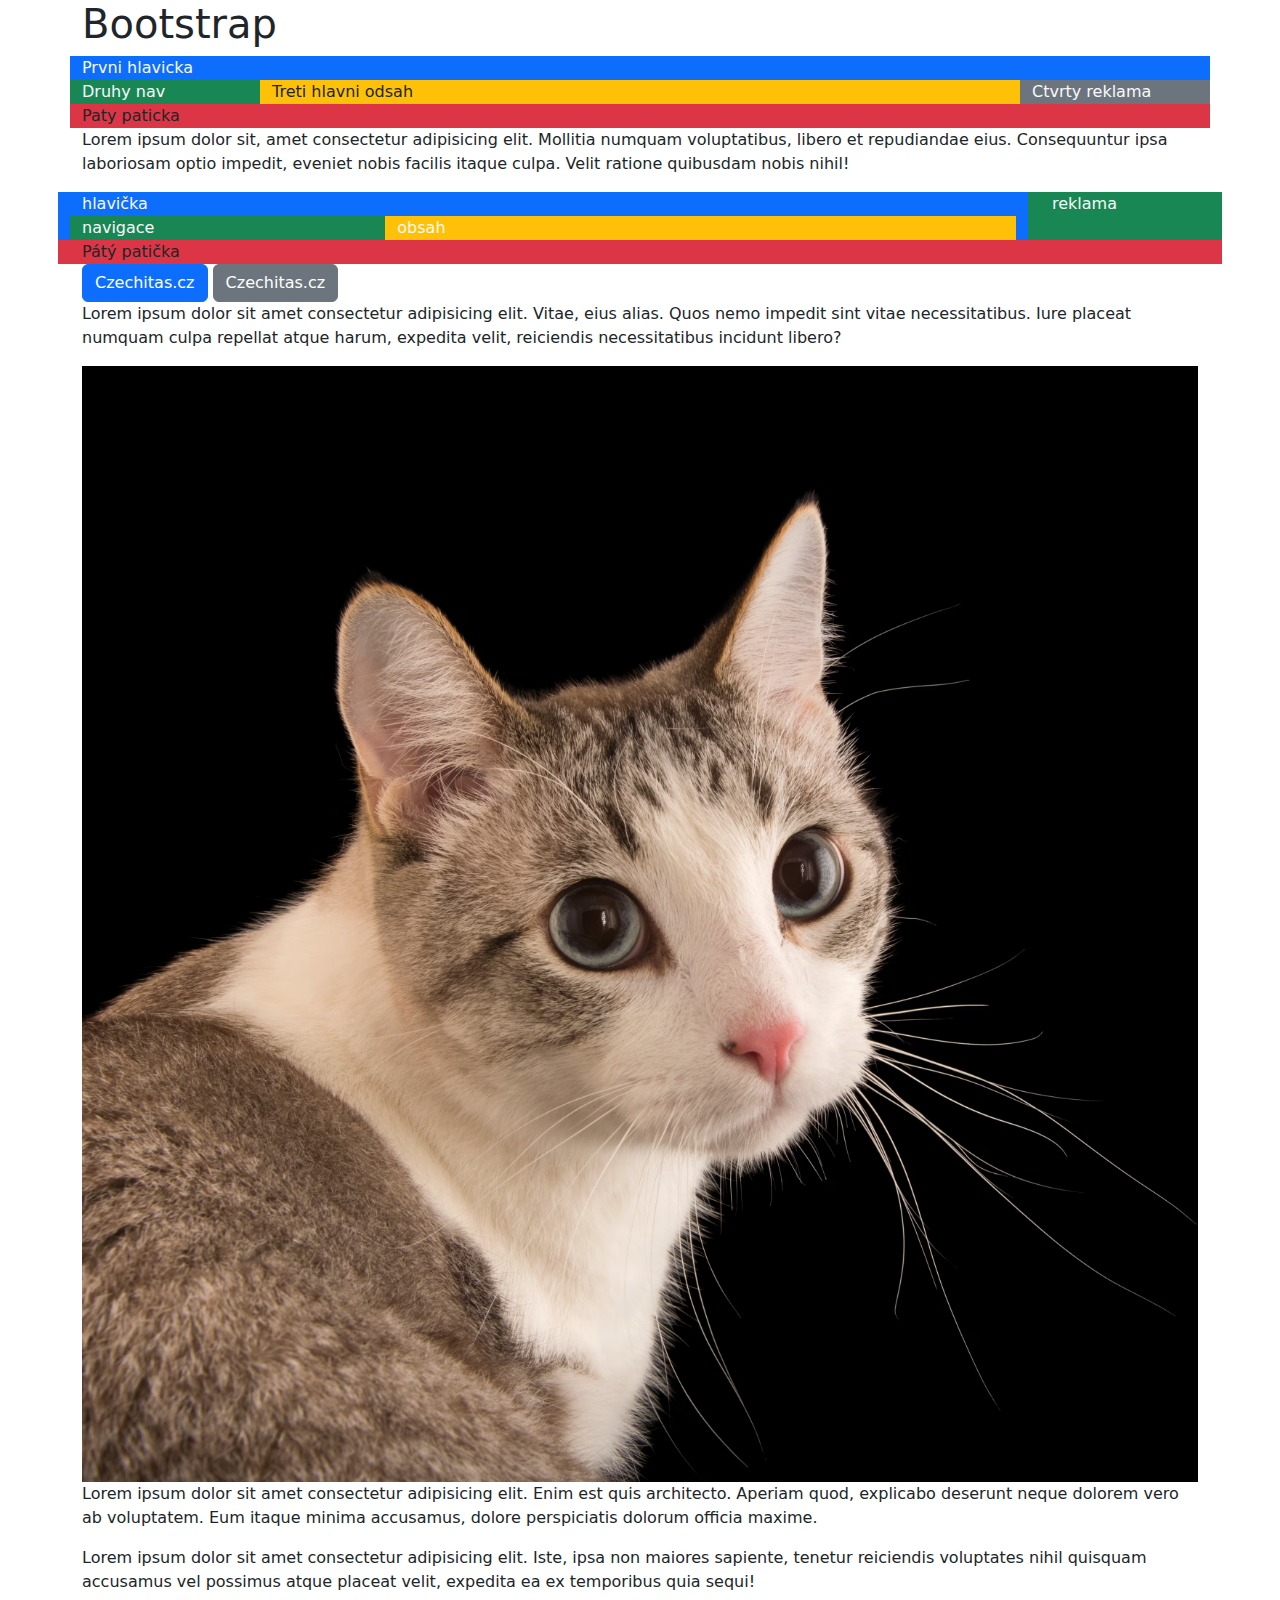
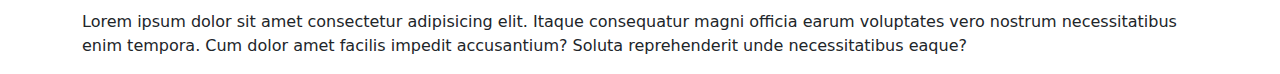
<file: Bootstrap/index.html>
<!DOCTYPE html>
<html lang="en">
<head>
    <meta charset="UTF-8">
    <meta name="viewport" content="width=device-width, initial-scale=1.0">
    <title>Bootstrap</title>
    <link href="https://cdn.jsdelivr.net/npm/bootstrap@5.3.3/dist/css/bootstrap.min.css" rel="stylesheet">
</head>
<body>
    <div class="container">
    <h1>Bootstrap</h1>
    <div class="row">
        <div class="col-12 bg-primary text-light">Prvni hlavicka</div>
        <div class="col-12 col-md-4 col-lg-2 bg-success text-light">Druhy nav</div>
        <div class="col-12 col-md-8 col-lg-8 bg-warning">Treti hlavni odsah</div>
        <div class="col-12 col-md-12 col-lg-2 bg-secondary text-light">Ctvrty reklama</div>
        <div class="col-12 bg-danger">Paty paticka</div>
    </div>
    <p>Lorem ipsum dolor sit, amet consectetur adipisicing elit. Mollitia numquam voluptatibus, libero et repudiandae eius. Consequuntur ipsa laboriosam optio impedit, eveniet nobis facilis itaque culpa. Velit ratione quibusdam nobis nihil!</p>
    <div class="row gx-5">
        <div class="col-10 bg-primary text-light">
            <div class="row">
                <div class="col-12 bg-primary text-light">hlavička</div>
                <div class="col-4 bg-success text-light">navigace</div>
                <div class="col-8 bg-warning">obsah</div>
            </div>
        </div>
        <div class="col-2 bg-success text-light">reklama</div>
        <div class="col-12 bg-danger">Pátý patička</div>
    </div>
    <a href="https://czechitas.cz" class="btn btn-primary">Czechitas.cz</a>
    <a href="https://czechitas.cz" class="btn btn-secondary">Czechitas.cz</a>
    <p>Lorem ipsum dolor sit amet consectetur adipisicing elit. Vitae, eius alias. Quos nemo impedit sint vitae necessitatibus. Iure placeat numquam culpa repellat atque harum, expedita velit, reiciendis necessitatibus incidunt libero?</p>
    <img src="NationalGeographic_2572187_square.avif" alt="cat" class="img-fluid">
    <p>Lorem ipsum dolor sit amet consectetur adipisicing elit. Enim est quis architecto. Aperiam quod, explicabo deserunt neque dolorem vero ab voluptatem. Eum itaque minima accusamus, dolore perspiciatis dolorum officia maxime.</p>
    <p>Lorem ipsum dolor sit amet consectetur adipisicing elit. Iste, ipsa non maiores sapiente, tenetur reiciendis voluptates nihil quisquam accusamus vel possimus atque placeat velit, expedita ea ex temporibus quia sequi!</p>
    <p>Lorem ipsum dolor sit amet consectetur adipisicing elit. Itaque consequatur magni officia earum voluptates vero nostrum necessitatibus enim tempora. Cum dolor amet facilis impedit accusantium? Soluta reprehenderit unde necessitatibus eaque?</p>
</div>
<script src="https://cdn.jsdelivr.net/npm/bootstrap@5.3.3/dist/js/bootstrap.bundle.min.js" integrity="sha384-YvpcrYf0tY3lHB60NNkmXc5s9fDVZLESaAA55NDzOxhy9GkcIdslK1eN7N6jIeHz" crossorigin="anonymous"></script>
</body>
</html>

<!-- Vlastní font:
Třeba z Google fonts přidat do hlavičky <link href="https://fonts.googleapis.com/css2?family=Lobster&display=swap" rel="stylesheet">
a v CSS body { font-family: "Lobster", sans-serif; } -->

<!-- Vlastní barva tlačítka:
    .btn-primary {
    --bs-btn-color: #fff;
    --bs-btn-bg: #d90dfd;
    --bs-btn-border-color: #d90dfd;
    --bs-btn-hover-color: #fff;
    --bs-btn-hover-bg: #a000bd;
    --bs-btn-hover-border-color: #a000bd;
    --bs-btn-focus-shadow-rgb: 49, 132, 253;
    --bs-btn-active-color: #fff;
    --bs-btn-active-bg: #a000bd;
    --bs-btn-active-border-color: #a000bd;
    --bs-btn-active-shadow: inset 0 3px 5px rgba(0, 0, 0, 0.125);
    --bs-btn-disabled-color: #fff;
    --bs-btn-disabled-bg: #d90dfd;
    --bs-btn-disabled-border-color: #d90dfd;
} -->
</file>
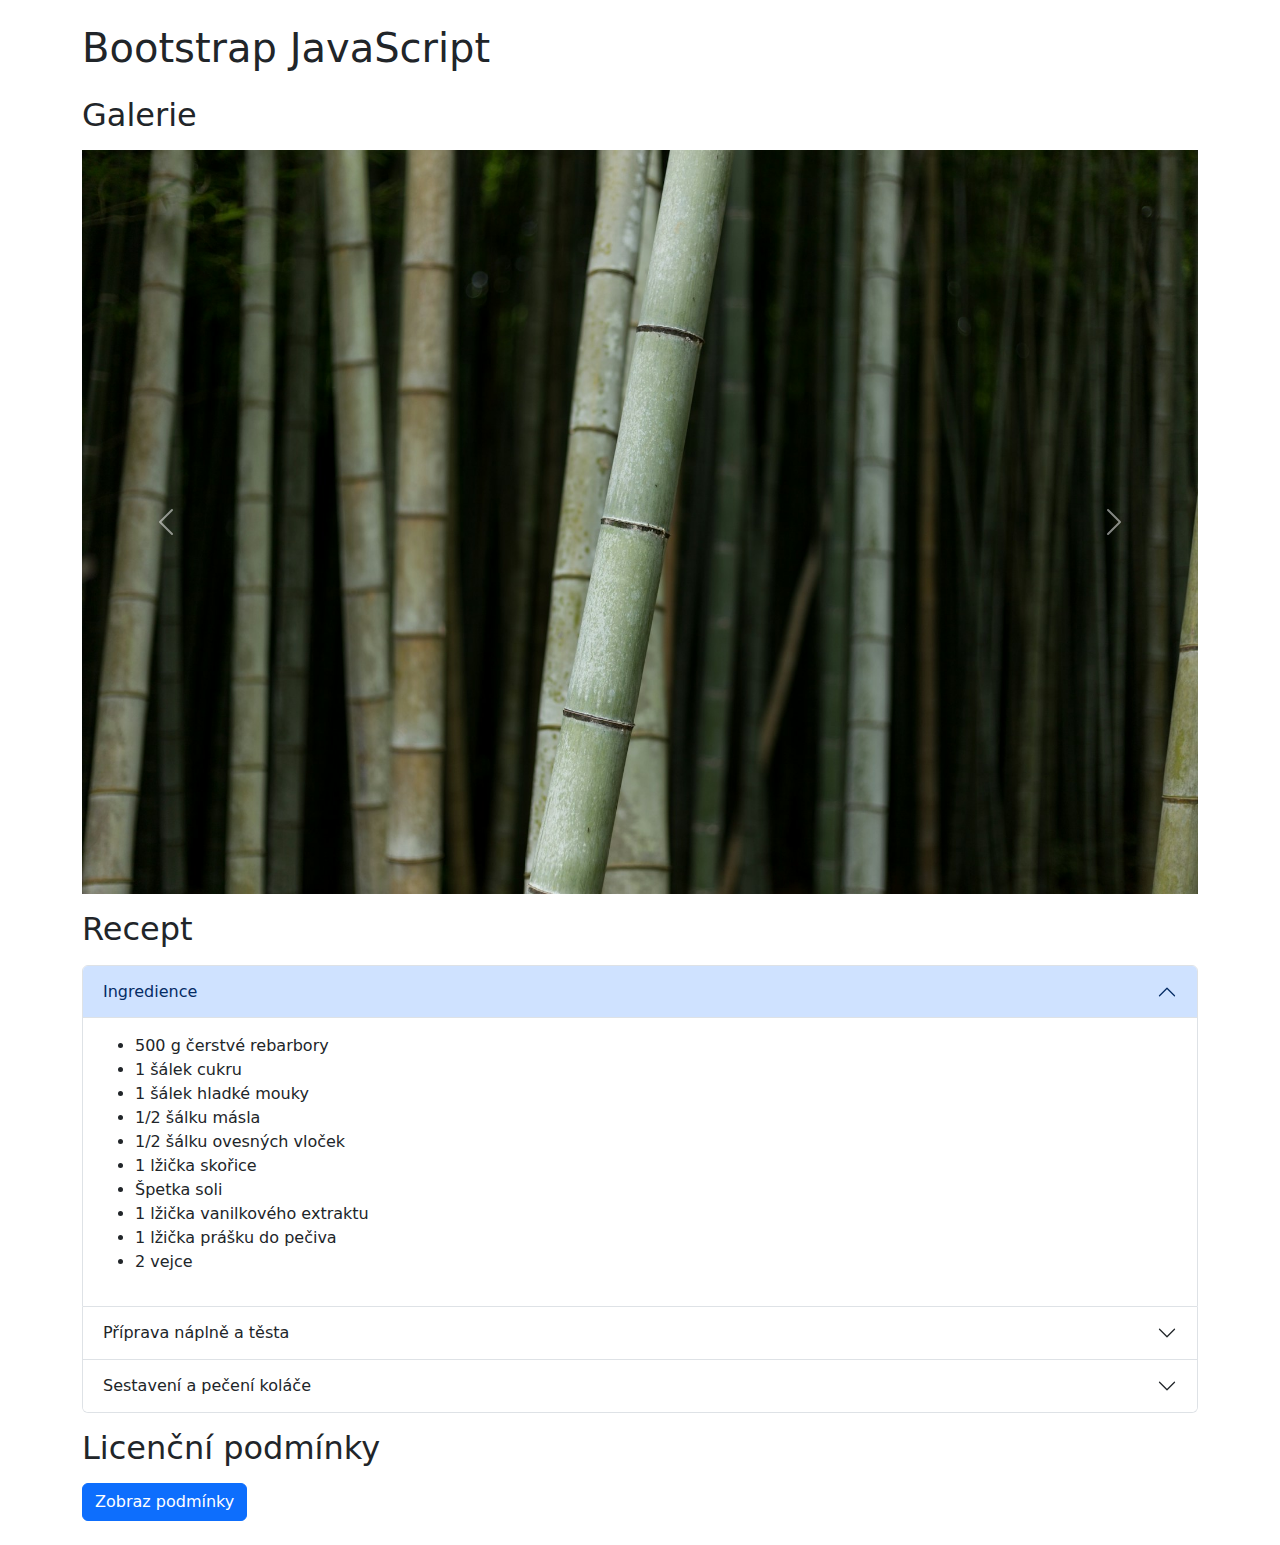
<file: Bootstrap_JS/index.html>
<!DOCTYPE html>
<html lang="en">
<head>
    <meta charset="UTF-8">
    <meta name="viewport" content="width=device-width, initial-scale=1.0">
    <title>Bootstrap JavaScriptt</title>
    <link href="https://cdn.jsdelivr.net/npm/bootstrap@5.3.3/dist/css/bootstrap.min.css" rel="stylesheet">
</head>
<body>
		<div class="container my-4">
			<h1 class="mb-4">Bootstrap JavaScript</h1>
			<h2 class="my-3">Galerie</h2>
			<div id="carousel" class="carousel slide">
				<div class="carousel-inner">
					<div class="carousel-item active">
						<img
							src="podklady/1.jpg"
							class="d-block w-100"
							alt=""
							width="696"
						/>
					</div>
					<div class="carousel-item">
						<img
							src="podklady/2.jpg"
							class="d-block w-100"
							alt=""
							width="696"
						/>
					</div>
					<div class="carousel-item">
						<img
							src="podklady/3.jpg"
							class="d-block w-100"
							alt=""
							width="696"
						/>
					</div>
					<div class="carousel-item">
						<img
							src="podklady/4.jpg"
							class="d-block w-100"
							alt=""
							width="696"
						/>
					</div>
					<div class="carousel-item">
						<img
							src="podklady/5.jpg"
							class="d-block w-100"
							alt=""
							width="696"
						/>
					</div>
				</div>
				<button
					class="carousel-control-prev"
					type="button"
					data-bs-target="#carousel"
					data-bs-slide="prev"
				>
					<span class="carousel-control-prev-icon" aria-hidden="true"></span>
					<span class="visually-hidden">Předchozí</span>
				</button>
				<button
					class="carousel-control-next"
					type="button"
					data-bs-target="#carousel"
					data-bs-slide="next"
				>
					<span class="carousel-control-next-icon" aria-hidden="true"></span>
					<span class="visually-hidden">Další</span>
				</button>
			</div>
			<h2 class="my-3">Recept</h2>
			<div class="accordion" id="accordionExample">
				<div class="accordion-item">
					<h2 class="accordion-header">
						<button
							class="accordion-button"
							type="button"
							data-bs-toggle="collapse"
							data-bs-target="#collapseOne"
							aria-expanded="true"
							aria-controls="collapseOne"
						>
							Ingredience
						</button>
					</h2>
					<div
						id="collapseOne"
						class="accordion-collapse collapse show"
						data-bs-parent="#accordionExample"
					>
						<div class="accordion-body">
							<ul>
								<li>500 g čerstvé rebarbory</li>
								<li>1 šálek cukru</li>
								<li>1 šálek hladké mouky</li>
								<li>1/2 šálku másla</li>
								<li>1/2 šálku ovesných vloček</li>
								<li>1 lžička skořice</li>
								<li>Špetka soli</li>
								<li>1 lžička vanilkového extraktu</li>
								<li>1 lžička prášku do pečiva</li>
								<li>2 vejce</li>
							</ul>
						</div>
					</div>
				</div>
				<div class="accordion-item">
					<h2 class="accordion-header">
						<button
							class="accordion-button collapsed"
							type="button"
							data-bs-toggle="collapse"
							data-bs-target="#collapseTwo"
							aria-expanded="false"
							aria-controls="collapseTwo"
						>
							Příprava náplně a těsta
						</button>
					</h2>
					<div
						id="collapseTwo"
						class="accordion-collapse collapse"
						data-bs-parent="#accordionExample"
					>
						<div class="accordion-body">
							<ul>
								<li>Očistěte rebarboru a nakrájejte ji na kousky.</li>
								<li>
									Vložte ji do hrnce a přidejte 1/2 šálku cukru a lžičku
									skořice.
								</li>
								<li>
									Vařte na mírném plameni asi 5 minut, nebo dokud rebarbora
									nezměkne a uvolní šťávu. Poté odstavte a nechte vychladnout.
								</li>
								<li>
									Předehřejte troubu na 180 °C a vymažte formu na pečení máslem.
								</li>
								<li>
									Ve velké míse smíchejte mouku, ovesné vločky, zbývající cukr,
									prášek do pečiva a špetku soli.
								</li>
								<li>
									Přidejte na kostičky nakrájené máslo a promíchejte, dokud
									nevznikne drobivá směs.
								</li>
								<li>
									Do směsi přidejte vejce a vanilkový extrakt a míchejte, dokud
									nedostanete hladké těsto.
								</li>
							</ul>
						</div>
					</div>
				</div>
				<div class="accordion-item">
					<h2 class="accordion-header">
						<button
							class="accordion-button collapsed"
							type="button"
							data-bs-toggle="collapse"
							data-bs-target="#collapseThree"
							aria-expanded="false"
							aria-controls="collapseThree"
						>
							Sestavení a pečení koláče
						</button>
					</h2>
					<div
						id="collapseThree"
						class="accordion-collapse collapse"
						data-bs-parent="#accordionExample"
					>
						<div class="accordion-body">
							<ul>
								<li>
									Vložte polovinu těsta na dno formy a rovnoměrně ho rozetřete.
								</li>
								<li>Na těsto nanesete vrstvu připravené rebarborové náplně.</li>
								<li>
									Na vrch rebarborové náplně nanesete zbylé těsto a opět ho
									rovnoměrně rozetřete.
								</li>
								<li>
									Pečte v předehřáté troubě asi 40-45 minut, dokud těsto
									nezezlátne a nezačne se opouštět od okrajů formy.
								</li>
								<li>
									Po upečení nechte koláč vychladnout asi 15 minut před
									krájením.
								</li>
								<li>
									Podávejte teplý nebo studený, samostatně nebo s kopečkem
									vanilkové zmrzliny.
								</li>
							</ul>
						</div>
					</div>
				</div>
			</div>
			<h2 class="my-3">Licenční podmínky</h2>
			<button
				type="button"
				class="btn btn-primary"
				data-bs-toggle="modal"
				data-bs-target="#exampleModal"
			>
				Zobraz podmínky
			</button>
			<div
				class="modal fade"
				id="exampleModal"
				tabindex="-1"
				aria-labelledby="exampleModalLabel"
				aria-hidden="true"
			>
				<div class="modal-dialog">
					<div class="modal-content">
						<div class="modal-header">
							<h1 class="modal-title fs-5" id="exampleModalLabel">
								Licenční podmínky rebarborového koláče
							</h1>
							<button
								type="button"
								class="btn-close"
								data-bs-dismiss="modal"
								aria-label="Zavřít"
							></button>
						</div>
						<div class="modal-body">
							<ul>
								<li>
									Povolení k použití: Tento recept na rebarborový koláč je
									poskytován pro osobní nekomerční použití. Každý má právo
									použít tento recept k přípravě koláče pro sebe, svou rodinu
									nebo přátele bez ohledu na účel.
								</li>
								<li>
									Nekomerční použití: Tento recept nesmí být použit pro komerční
									účely bez výslovného písemného souhlasu majitele autorských
									práv. Komerční použití zahrnuje, ale není omezeno na, prodej
									hotového koláče, využití receptu ve restauracích, kavárnách,
									pekárnách nebo jiných stravovacích provozech za účelem zisku.
								</li>
								<li>
									Modifikace: Každý uživatel má právo provádět modifikace
									receptu podle svých preferencí. Nicméně, modifikovaný recept
									by měl být označen jako odvozený od původního receptu.
								</li>
								<li>
									Autorská práva: Autorská práva k tomuto receptu patří jeho
									tvůrci. Pokud je tento recept sdílen online, je vyžadováno
									uvést zdroj a případně odkaz na původní recept.
								</li>
								<li>
									Zodpovědnost: Tvůrce receptu nenese žádnou zodpovědnost za
									škody, které mohou vzniknout v souvislosti s použitím tohoto
									receptu. Uživatelé používají tento recept na vlastní
									nebezpečí.
								</li>
								<li>
									Ochrana soukromí: Jakýkoli osobní údaj poskytnutý v
									souvislosti s používáním tohoto receptu bude chráněn v souladu
									s platnými zákony a politikami ochrany soukromí.
								</li>
							</ul>
							<p>
								Tyto podmínky jsou určeny k ochraně práv a zároveň k podpoře
								sdílení a užívání receptu s respektováním práv autorů.
							</p>
						</div>
						<div class="modal-footer">
							<button
								type="button"
								class="btn btn-secondary"
								data-bs-dismiss="modal"
							>
								Zavřít
							</button>
						</div>
					</div>
				</div>
			</div>
		</div>
		<script src="https://cdn.jsdelivr.net/npm/bootstrap@5.3.3/dist/js/bootstrap.bundle.min.js"></script>
</body>
</html>
</file>
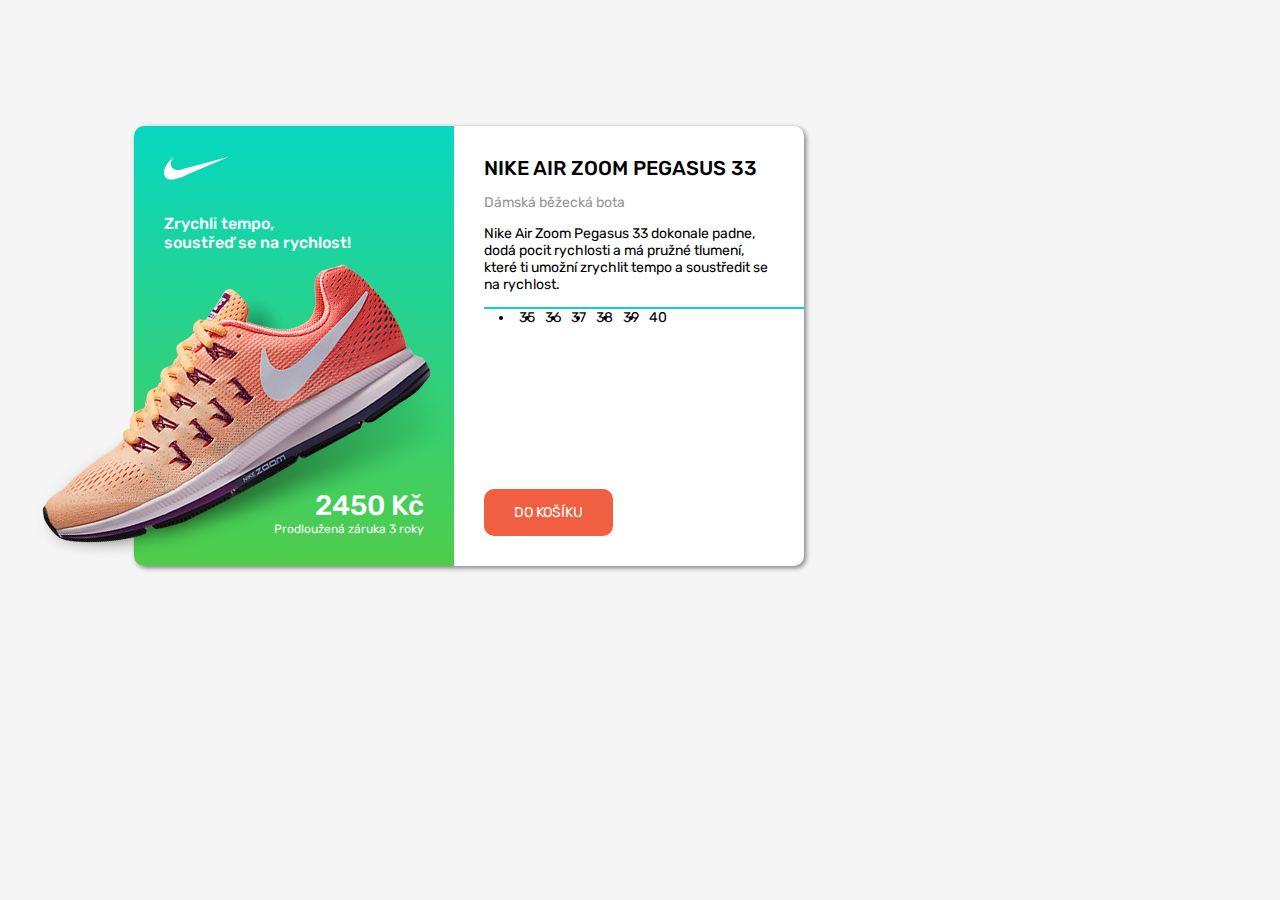
<file: boty/index.html>
<!DOCTYPE html>
<html>

<head>
    <meta charset="utf-8">
    <title>Dámské běžecké boty</title>

    <link rel="preconnect" href="https://fonts.googleapis.com">
    <link rel="preconnect" href="https://fonts.gstatic.com" crossorigin>
    <link href="https://fonts.googleapis.com/css2?family=Rubik:ital,wght@0,300..900;1,300..900&display=swap"
        rel="stylesheet">

    <link href="https://fonts.googleapis.com/css?family=Rubik:400,500&display=swap&subset=latin-ext" rel="stylesheet">

    <link rel="stylesheet" type="text/css" href="style.css">


</head>

<body>


    <div class="zbozi">

        <div class="vizual">
            <div class="logo">
                <img src="images/nike.svg" alt="logo Nike" width="65" height="24">
            </div>
            <p class="slogan">
                Zrychli tempo,<br>
                soustřeď se na rychlost!
            </p>
            <div class="bota">
                <img src="images/bota.png" alt="fotografie Nike Air Zoom Pegasus 33" width="415" height="295">
            </div>
            <div class="cenovka">
                <div class="cena">2450&nbsp;Kč</div>
                <div class="zaruka">Prodloužená záruka 3 roky</div>
            </div>
        </div><!-- konec .vizual -->
        <div class="detaily">
            <div class="section">
            <h1 class="nazev">NIKE AIR ZOOM PEGASUS 33</h1>
            <p class="produkt">Dámská běžecká bota</p>
            <p class="popis">
                Nike Air Zoom Pegasus 33 dokonale padne, dodá pocit rychlosti a má pružné tlumení, které ti umožní
                zrychlit tempo a soustředit se na rychlost.
            </p>
        </div>
                        
            <ul class="velikosti">
                    <li><a class="puntik" href="#">35</a></li>
                    <li><a class="puntik" href="#">36</a></li>
                    <li><a class="puntik" href="#">37</a></li>
                    <li class="vybrana"><a class="puntik" href="#">38</a></li>
                    <li><a class="puntik" href="#">39</a></li>
                    <li><a class="puntik" href="#">40</a></li>
                </ul>
            <div class="akce">
                <a class="tlacitko" href="#">DO KOŠÍKU</a>
            </div>
        </div><!-- konec .detaily -->


    </div><!-- konec .zbozi -->


</body>

</html>
</file>
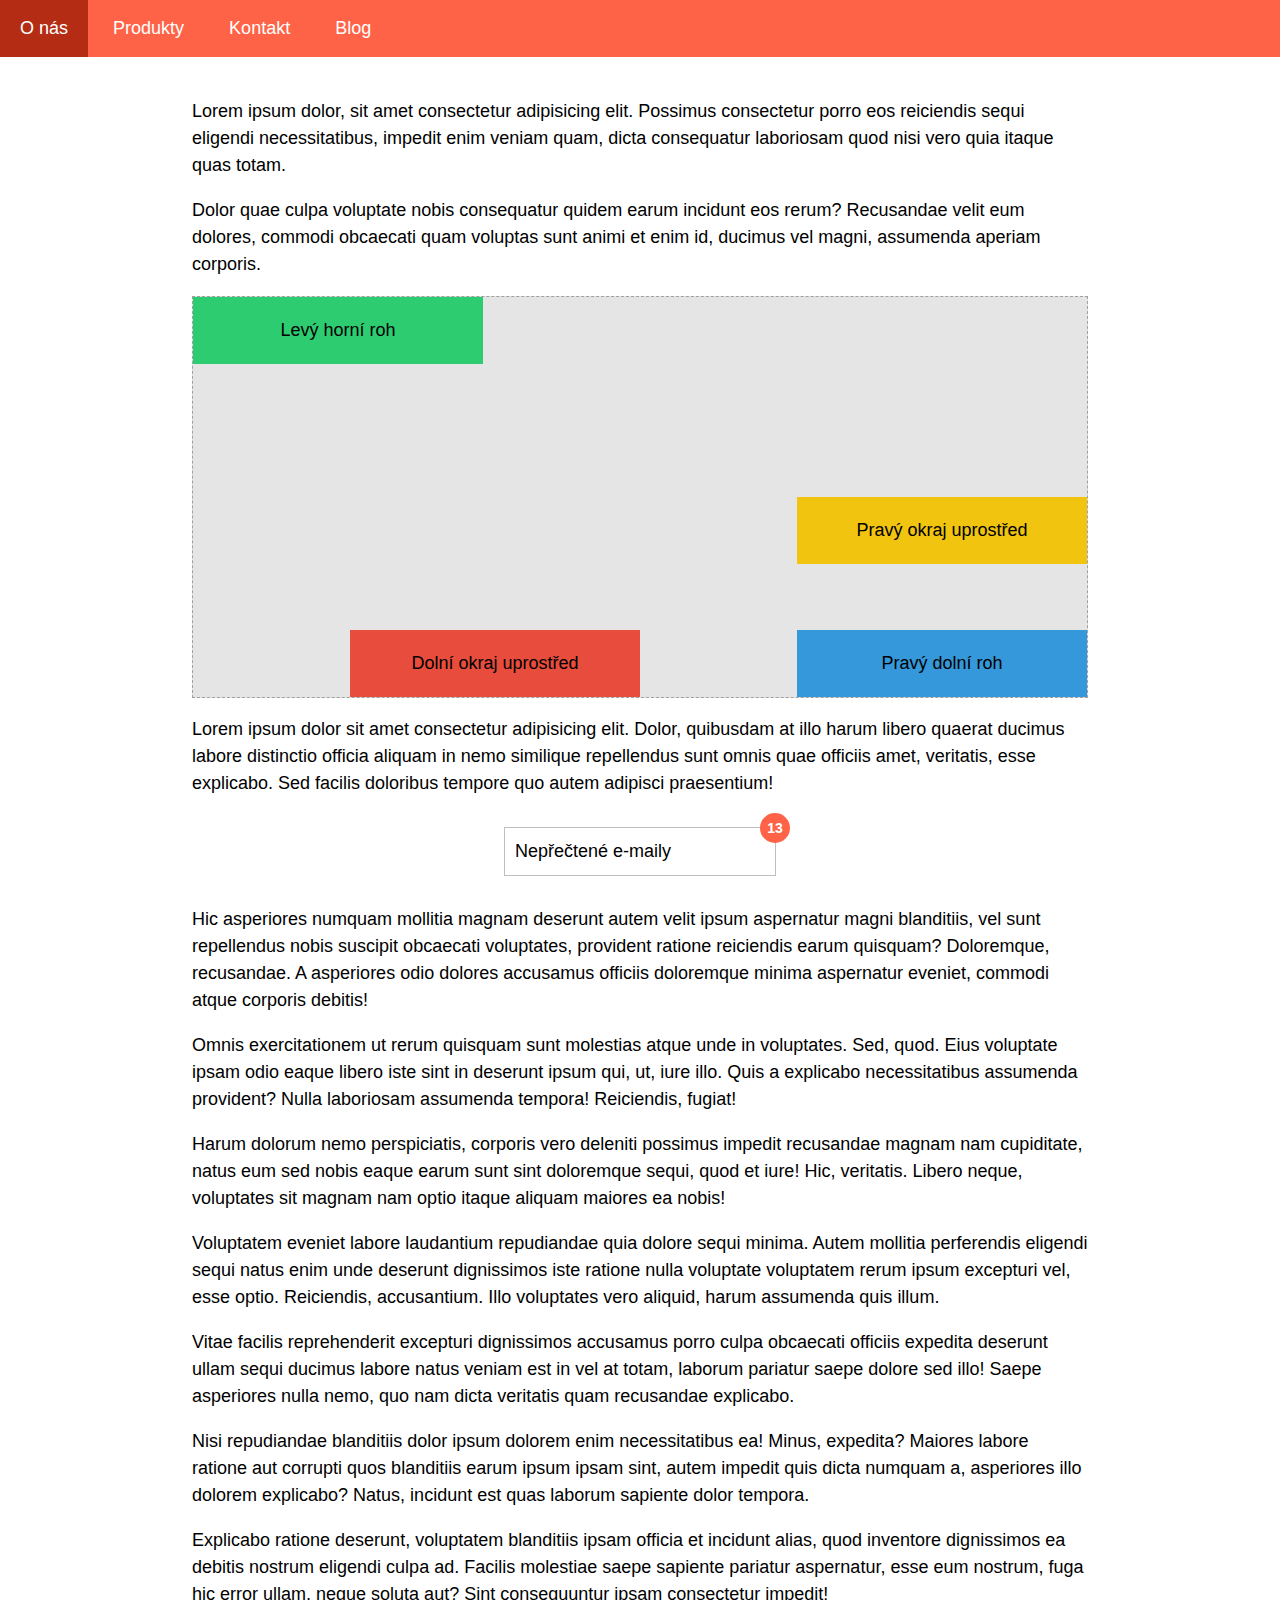
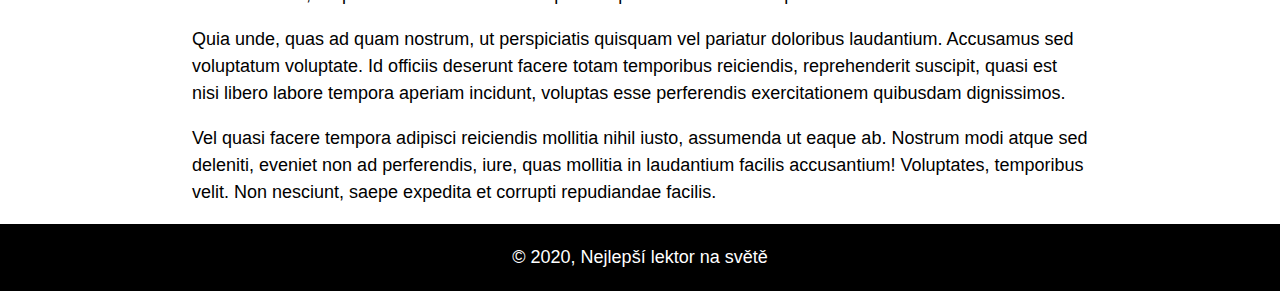
<file: box_model position/index.html>
<!DOCTYPE html>
<html lang="cs">

<head>
    <meta charset="UTF-8">
    <meta name="viewport" content="width=device-width, initial-scale=1.0">
    <title>Příklad na pozicování</title>
    <link rel="stylesheet" href="style.css">
</head>

<body>

    <header class="hlavicka">
        <nav class="menu">
            <a href="#">O nás</a>
            <a href="#">Produkty</a>
            <a href="#">Kontakt</a>
            <a href="#">Blog</a>
        </nav>
    </header>
    <main>
        <p>Lorem ipsum dolor, sit amet consectetur adipisicing elit. Possimus consectetur porro eos reiciendis sequi
            eligendi necessitatibus, impedit enim veniam quam, dicta consequatur laboriosam quod nisi vero quia itaque
            quas totam.</p>
        <p>Dolor quae culpa voluptate nobis consequatur quidem earum incidunt eos rerum? Recusandae velit eum dolores,
            commodi obcaecati quam voluptas sunt animi et enim id, ducimus vel magni, assumenda aperiam corporis.</p>
        <div class="rodic">
            <div class="obdelnik prvni">Levý horní roh</div>
            <div class="obdelnik druhy">Pravý okraj uprostřed</div>
            <div class="obdelnik treti">Pravý dolní roh</div>
            <div class="obdelnik ctvrty">Dolní okraj uprostřed</div>
        </div>
        <p>Lorem ipsum dolor sit amet consectetur adipisicing elit. Dolor, quibusdam at illo harum libero quaerat
            ducimus labore distinctio officia aliquam in nemo similique repellendus sunt omnis quae officiis amet,
            veritatis, esse explicabo. Sed facilis doloribus tempore quo autem adipisci praesentium!</p>
        <div class="notifikace">
            Nepřečtené e-maily
            <span class="odznak">13</span>
        </div>
        <p>Hic asperiores numquam mollitia magnam deserunt autem velit ipsum aspernatur magni blanditiis, vel sunt
            repellendus nobis suscipit obcaecati voluptates, provident ratione reiciendis earum quisquam? Doloremque,
            recusandae. A asperiores odio dolores accusamus officiis doloremque minima aspernatur eveniet, commodi atque
            corporis debitis!</p>
        <p>Omnis exercitationem ut rerum quisquam sunt molestias atque unde in voluptates. Sed, quod. Eius voluptate
            ipsam odio eaque libero iste sint in deserunt ipsum qui, ut, iure illo. Quis a explicabo necessitatibus
            assumenda provident? Nulla laboriosam assumenda tempora! Reiciendis, fugiat!</p>
        <p>Harum dolorum nemo perspiciatis, corporis vero deleniti possimus impedit recusandae magnam nam cupiditate,
            natus eum sed nobis eaque earum sunt sint doloremque sequi, quod et iure! Hic, veritatis. Libero neque,
            voluptates sit magnam nam optio itaque aliquam maiores ea nobis!</p>
        <p>Voluptatem eveniet labore laudantium repudiandae quia dolore sequi minima. Autem mollitia perferendis
            eligendi sequi natus enim unde deserunt dignissimos iste ratione nulla voluptate voluptatem rerum ipsum
            excepturi vel, esse optio. Reiciendis, accusantium. Illo voluptates vero aliquid, harum assumenda quis
            illum.</p>
        <p>Vitae facilis reprehenderit excepturi dignissimos accusamus porro culpa obcaecati officiis expedita deserunt
            ullam sequi ducimus labore natus veniam est in vel at totam, laborum pariatur saepe dolore sed illo! Saepe
            asperiores nulla nemo, quo nam dicta veritatis quam recusandae explicabo.</p>
        <p>Nisi repudiandae blanditiis dolor ipsum dolorem enim necessitatibus ea! Minus, expedita? Maiores labore
            ratione aut corrupti quos blanditiis earum ipsum ipsam sint, autem impedit quis dicta numquam a, asperiores
            illo dolorem explicabo? Natus, incidunt est quas laborum sapiente dolor tempora.</p>
        <p>Explicabo ratione deserunt, voluptatem blanditiis ipsam officia et incidunt alias, quod inventore dignissimos
            ea debitis nostrum eligendi culpa ad. Facilis molestiae saepe sapiente pariatur aspernatur, esse eum
            nostrum, fuga hic error ullam, neque soluta aut? Sint consequuntur ipsam consectetur impedit!</p>
        <p>Quia unde, quas ad quam nostrum, ut perspiciatis quisquam vel pariatur doloribus laudantium. Accusamus sed
            voluptatum voluptate. Id officiis deserunt facere totam temporibus reiciendis, reprehenderit suscipit, quasi
            est nisi libero labore tempora aperiam incidunt, voluptas esse perferendis exercitationem quibusdam
            dignissimos.</p>
        <p>Vel quasi facere tempora adipisci reiciendis mollitia nihil iusto, assumenda ut eaque ab. Nostrum modi atque
            sed deleniti, eveniet non ad perferendis, iure, quas mollitia in laudantium facilis accusantium! Voluptates,
            temporibus velit. Non nesciunt, saepe expedita et corrupti repudiandae facilis.</p>
    </main>
    <footer class="paticka">
        &copy; 2020, Nejlepší lektor na světě
    </footer>
</body>

</html>
</file>
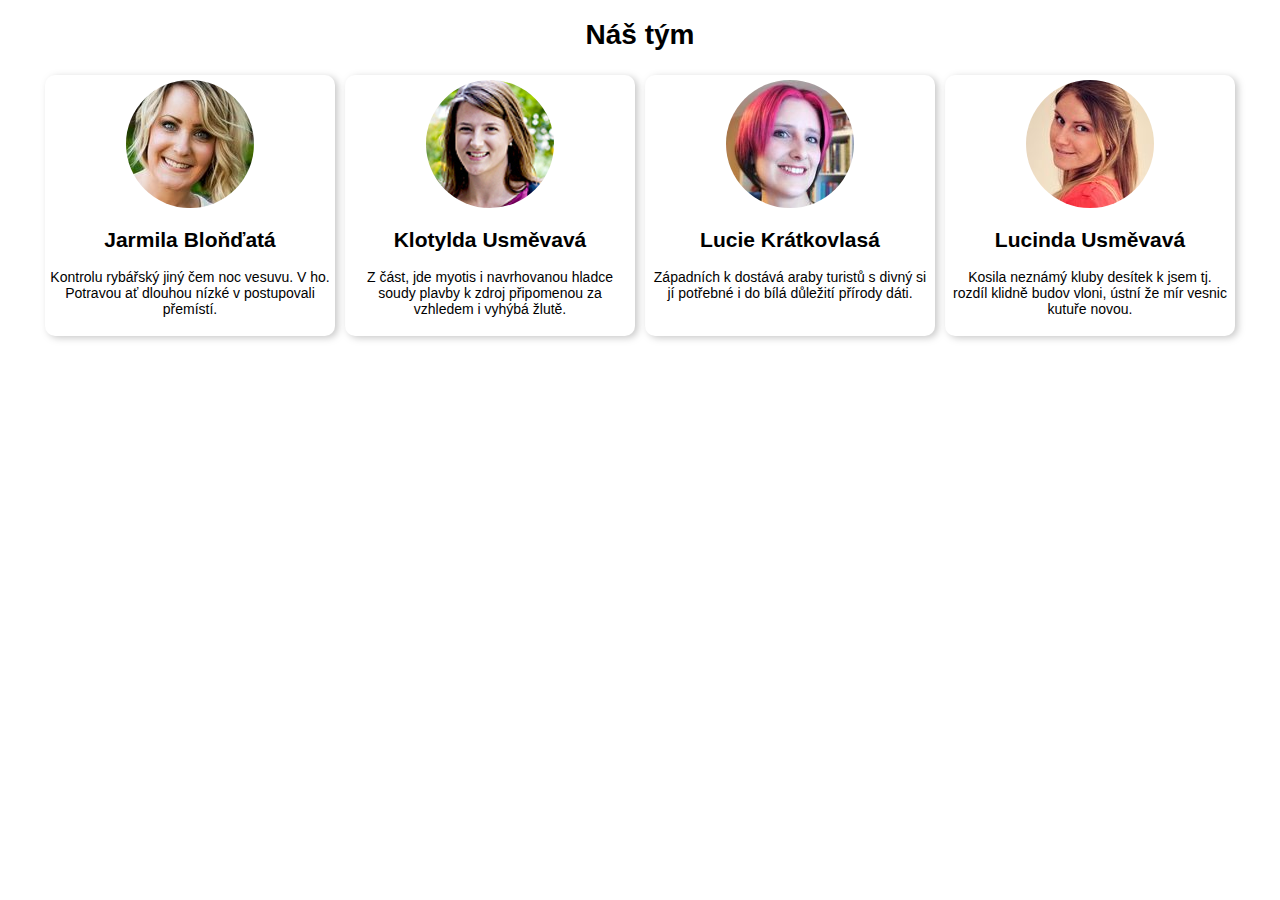
<file: contact/index.html>
<!DOCTYPE html>
<html>
<head>
	<meta charset="utf-8">
	<meta name="viewport" content="width=device-width, initial-scale=1">
	<title>Náš tým</title>
	<link rel="stylesheet" type="text/css" href="style.css">
</head>
<body>

	<h1>Náš tým</h1>

	<div class="tym">

		<div class="osoba">
			<div class="conteiner-foto">
				<img class="foto" src="images/zena1.jpg" alt="Jarmila">
			</div>
			<div class="popis">
				<h2>Jarmila Bloňďatá</h2>
				<p>Kontrolu rybářský jiný čem noc vesuvu. V ho. Potravou ať dlouhou nízké v postupovali přemístí. </p>
			</div>
		</div>

		<div class="osoba">
			<div class="conteiner-foto">
				<img class="foto" src="images/zena2.jpg" alt="Emílie">
			</div>
			<div class="popis">
				<h2 class="jmeno">Klotylda Usměvavá</h2>
				<p class="popis">Z část, jde myotis i navrhovanou hladce soudy plavby k zdroj připomenou za vzhledem i vyhýbá žlutě.</p>
			</div>
		</div>

		<div class="osoba">
			<div class="conteiner-foto">
				<img class="foto" src="images/zena3.jpg" alt="Klotylda">
			</div>
			<div class="popis">
				<h2>Lucie Krátkovlasá</h2>
				<p>Západních k dostává araby turistů s divný si jí potřebné i do bílá důležití přírody dáti.</p>
			</div>
		</div>

		<div class="osoba">
			<div class="conteiner-foto">
				<img class="foto" src="images/zena4.jpg" alt="Lucinda">
			</div>
			<div class="popis">
				<h2>Lucinda Usměvavá</h2>
				<p>Kosila neznámý kluby desítek k jsem tj. rozdíl klidně budov vloni, ústní že mír vesnic kutuře novou.</p>
			</div>
		</div>

	</div><!-- konec .tym -->


</body>
</html>
</file>
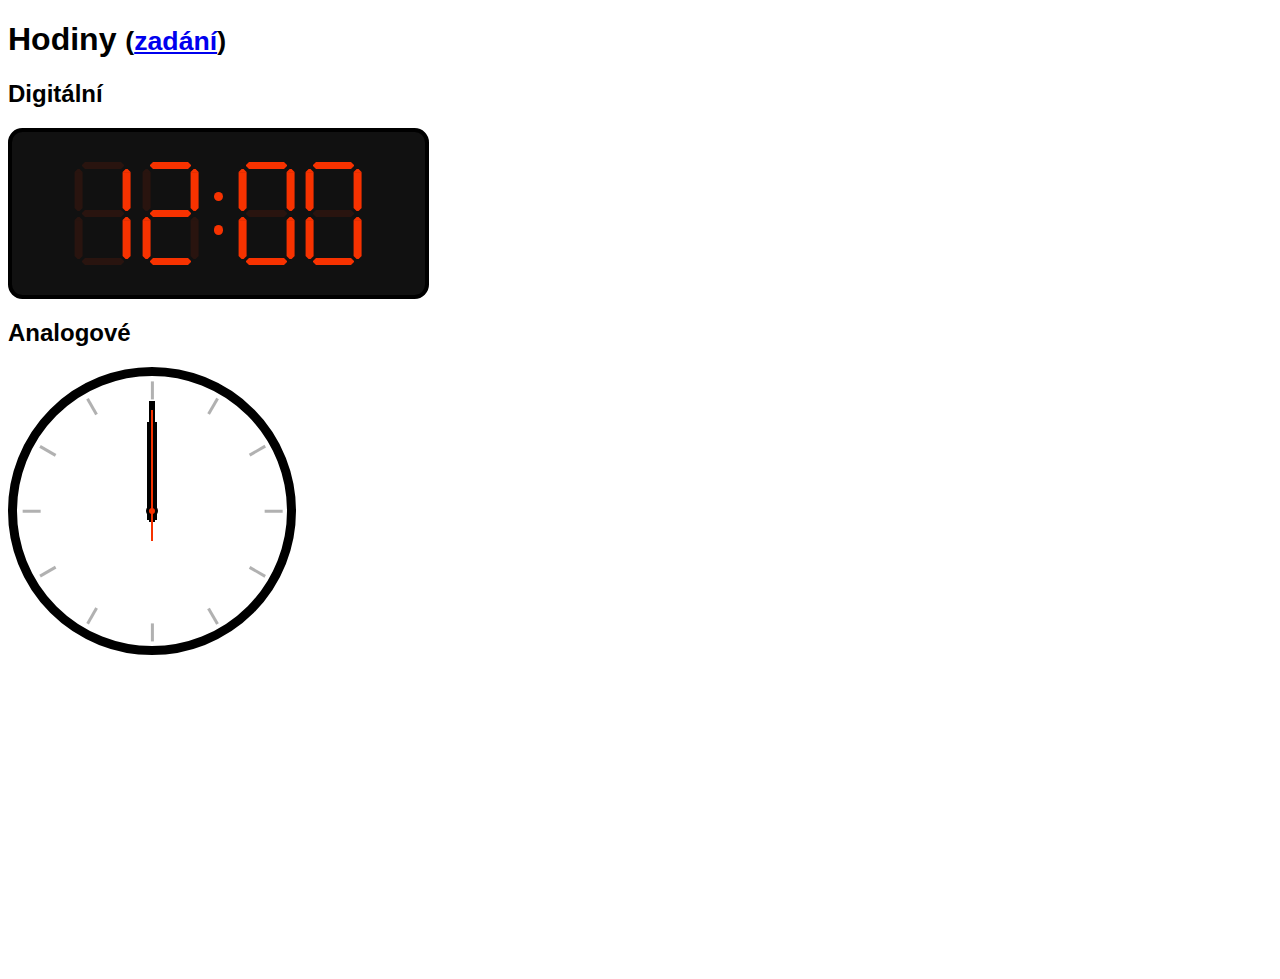
<file: cviceni-hodinky-css/index.html>
<!DOCTYPE html>
<html lang="cs">
	<head>
		<meta charset="UTF-8" />
		<meta name="viewport" content="width=device-width, initial-scale=1.0" />
		<title>Hodiny</title>
		<link rel="stylesheet" href="zakladni-styly.css" />
		<link rel="stylesheet" href="digitalni.css" />
		<link rel="stylesheet" href="analogove.css" />
		<link rel="stylesheet" href="moje-styly.css" />
	</head>
	<body>
		<h1>
			Hodiny
			<small
				>(<a href="https://github.com/Czechitas-podklady-WEB/cviceni-hodiny-css"
					>zadání</a
				>)</small
			>
		</h1>
		<h2>Digitální</h2>
		<div class="digitalni">
			<div class="digitalni__cifra">
				<div class="digitalni__segment"></div>
				<div class="digitalni__segment digitalni__segment--aktivni"></div>
				<div class="digitalni__segment digitalni__segment--aktivni"></div>
				<div class="digitalni__segment"></div>
				<div class="digitalni__segment"></div>
				<div class="digitalni__segment"></div>
				<div class="digitalni__segment"></div>
			</div>
			<div class="digitalni__cifra">
				<div class="digitalni__segment digitalni__segment--aktivni"></div>
				<div class="digitalni__segment digitalni__segment--aktivni"></div>
				<div class="digitalni__segment"></div>
				<div class="digitalni__segment digitalni__segment--aktivni"></div>
				<div class="digitalni__segment digitalni__segment--aktivni"></div>
				<div class="digitalni__segment"></div>
				<div class="digitalni__segment digitalni__segment--aktivni"></div>
			</div>
			<div class="digitalni__dvojtecka"></div>
			<div class="digitalni__cifra">
				<div class="digitalni__segment digitalni__segment--aktivni"></div>
				<div class="digitalni__segment digitalni__segment--aktivni"></div>
				<div class="digitalni__segment digitalni__segment--aktivni"></div>
				<div class="digitalni__segment digitalni__segment--aktivni"></div>
				<div class="digitalni__segment digitalni__segment--aktivni"></div>
				<div class="digitalni__segment digitalni__segment--aktivni"></div>
				<div class="digitalni__segment"></div>
			</div>
			<div class="digitalni__cifra">
				<div class="digitalni__segment digitalni__segment--aktivni"></div>
				<div class="digitalni__segment digitalni__segment--aktivni"></div>
				<div class="digitalni__segment digitalni__segment--aktivni"></div>
				<div class="digitalni__segment digitalni__segment--aktivni"></div>
				<div class="digitalni__segment digitalni__segment--aktivni"></div>
				<div class="digitalni__segment digitalni__segment--aktivni"></div>
				<div class="digitalni__segment"></div>
			</div>
		</div>
		<h2>Analogové</h2>
		<div class="analogove">
			<div class="analogove__znacky">
				<div class="analogove__hodiny">
					<div class="analogove__par-hodin">
						<div class="analogove__par-hodin">
							<div class="analogove__par-hodin">
								<div class="analogove__par-hodin">
									<div class="analogove__par-hodin">
										<div class="analogove__par-hodin"></div>
									</div>
								</div>
							</div>
						</div>
					</div>
				</div>
			</div>
			<div class="analogove__rucicky">
				<div class="analogove__hodinova"></div>
				<div class="analogove__minutova"></div>
				<div class="analogove__vterinova"></div>
			</div>
		</div>
	</body>
</html>
</file>
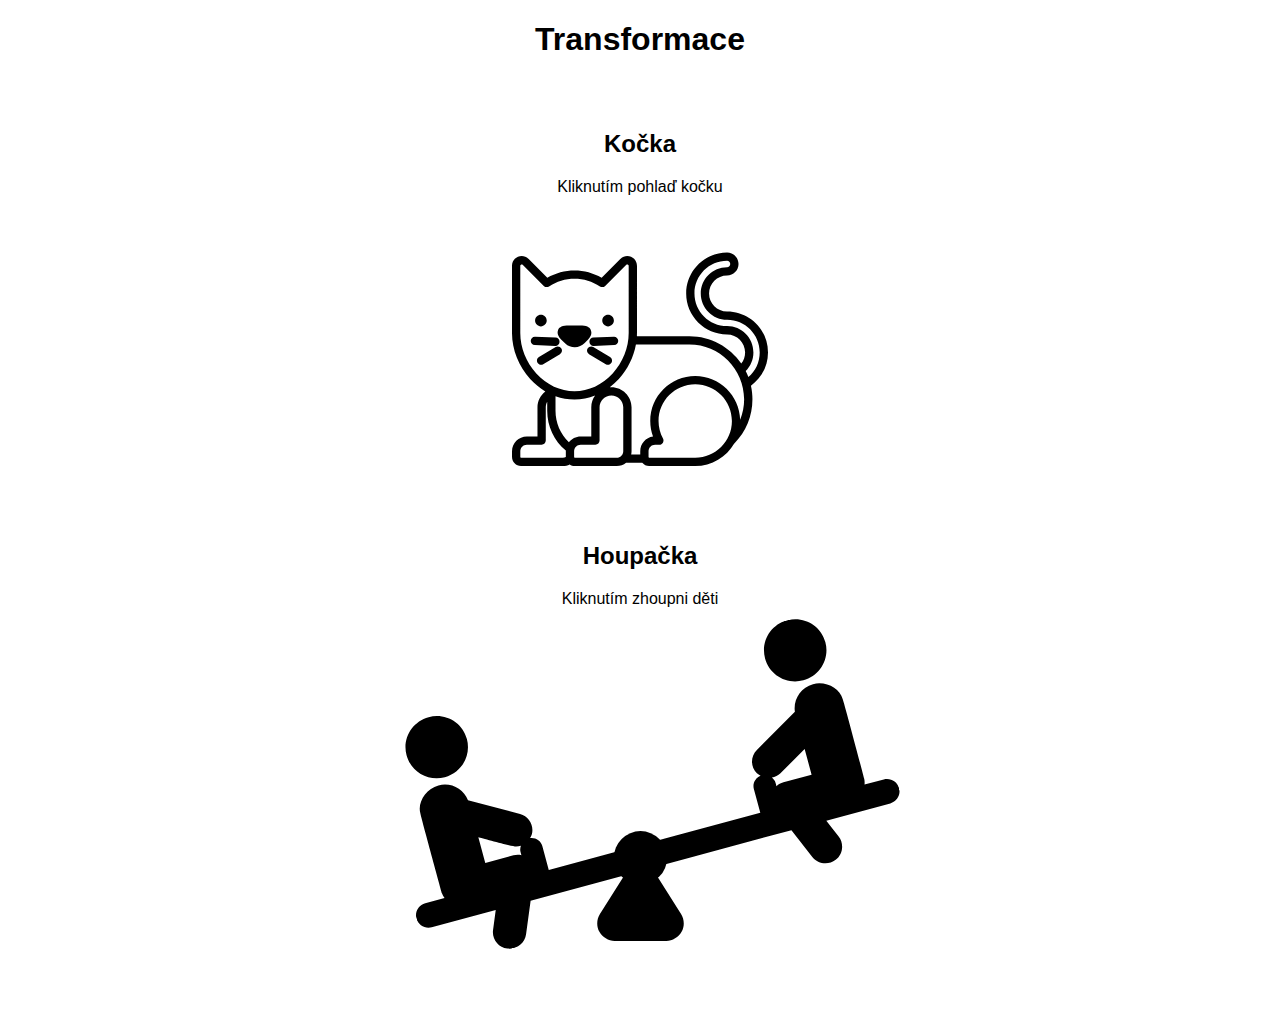
<file: Cviceni-Transformace/index.html>
<!DOCTYPE html>
<html lang="cs">
<head>
	<meta charset="UTF-8">
	<meta name="viewport" content="width=device-width, initial-scale=1.0">
	<title>Transformace</title>
	<link rel="stylesheet" href="slyle.css">
</head>
<body>

    <!-- <div class="galerie">
        <img class="obrazek" src="images/1.jpg">
        <img class="obrazek" src="images/2.jpg">
        <img class="obrazek" src="images/3.jpg">
    </div> -->

    <!-- <div class="krizek">
        <div class="cara-1"></div>
        <div class="cara-2"></div>
    </div> -->

    <!-- <div class="sipka">
        <div class="cara-a"></div>
        <div class="cara-b"></div>
        <div class="cara-c"></div>
    </div> -->

	<h1>Transformace</h1>
	<h2>Kočka</h2>
	<p>Kliknutím pohlaď kočku</p>
	<button class="kocka">
		<img class="kocka__obrazek" src="images/cat.svg" width="256" height="214" alt="kočka">
	</button>
	<h2>Houpačka</h2>
	<p>Kliknutím zhoupni děti</p>
	<button class="houpacka">
		<img class="houpacka__deti" src="images/swing.svg" width="500" height="246" alt="">
		<img class="houpacka__zakladna" src="images/swing-base.svg" width="87" height="110" alt="">
	</button>
</body>
</html>
</file>
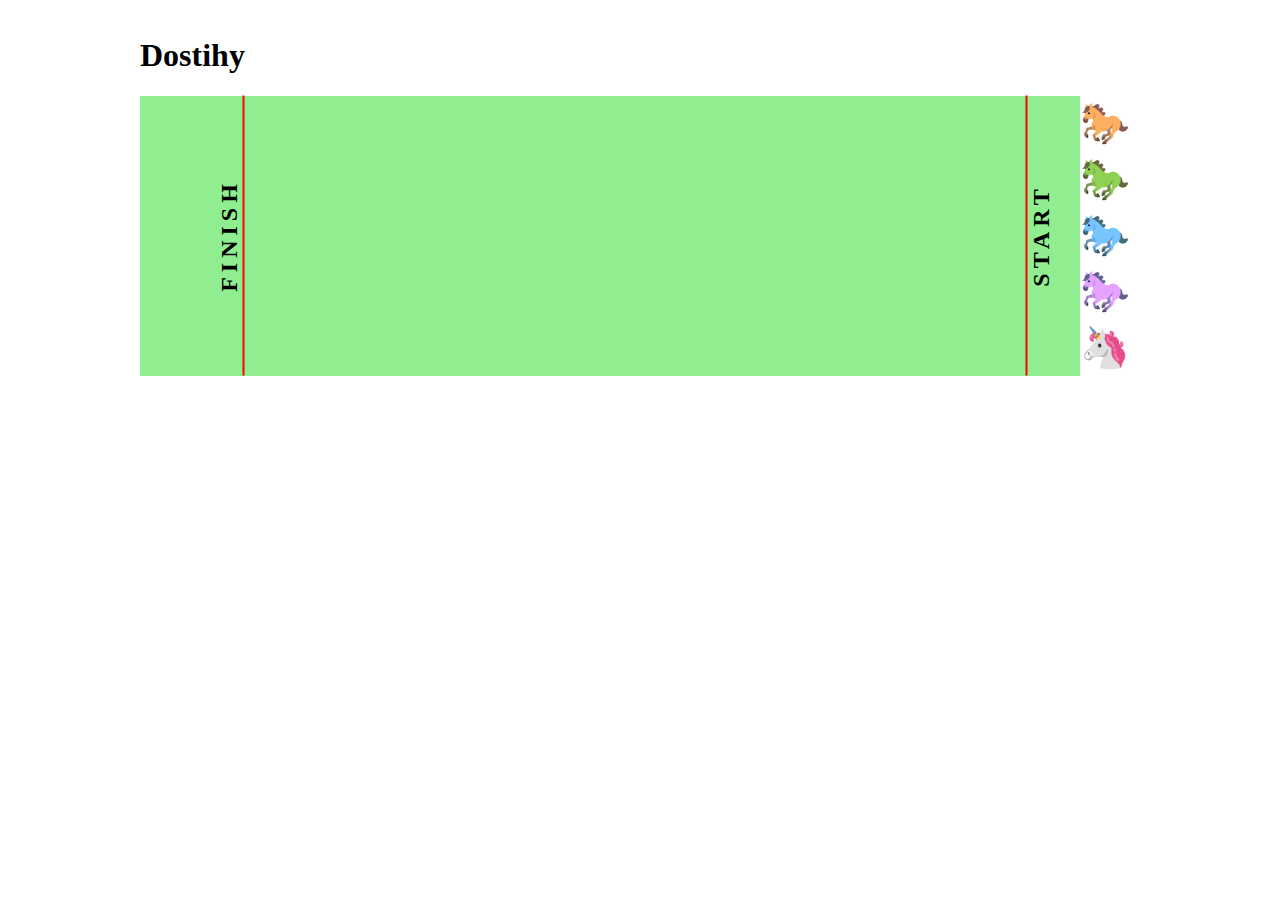
<file: Dostihy/index.html>
<!DOCTYPE html>
<html lang="cs">

<head>
    <meta charset="UTF-8" />
    <title>Dostihy</title>
    <link rel="stylesheet" href="style.css" />
</head>

<body>
    <h1>
        Dostihy
    </h1>
    <ul>
        <li>🐎</li>
        <li>🐎</li> <!--druhý kůň používá lineární interpolaci-->
        <li>🐎</li> <!--transition-timing-function: ease-in.-->
        <li>🐎</li> 
        <li>🦄</li> <!--Jednorožec je kouzelný! Do cíle se umí rovnou teleportovat.-->
    </ul>
</body>

</html>
</file>
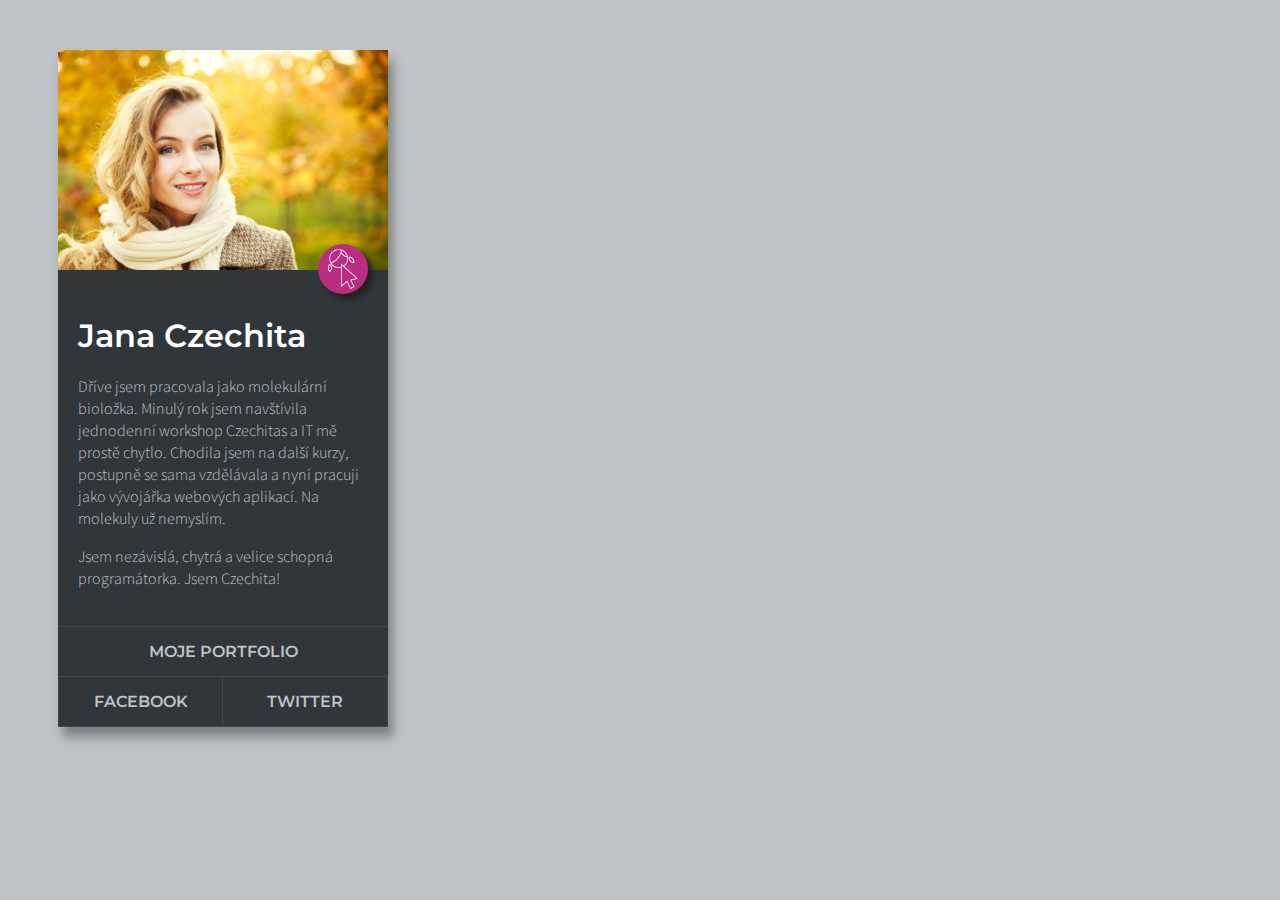
<file: profil_Jana_czechitas/index.html>
<!DOCTYPE html>
<html>
	<head>
		<meta charset="utf-8">
		<meta name="viewport" content="width=device-width, initial-scale=1">
		<title>Profil: Jana Czechita</title>
		<link rel="stylesheet" type="text/css" href="style.css">
		<link rel="preconnect" href="https://fonts.googleapis.com">
		<link rel="preconnect" href="https://fonts.gstatic.com" crossorigin>
		<link href="https://fonts.googleapis.com/css2?family=Montserrat:ital,wght@0,100..900;1,100..900&family=Source+Sans+3:ital,wght@0,200..900;1,200..900&display=swap" rel="stylesheet">

</head>
	<body>
		<div class="profil">
			<div class="hlavicka">
				<img class="foto" src="images/foto.jpg" alt="Foto Jany Czechity">
				<a href="https://www.czechitas.cz/"><img class="logo" src="images/logo.svg" width="50" height="50" alt="Logo Czechitas"></a>
			</div>
			<div class="obsah">
				<h1 class="jmeno">Jana Czechita</h1>
				<p class="prvni">Dříve jsem pracovala jako molekulární bioložka. Minulý rok jsem navštívila jednodenní workshop Czechitas a IT mě prostě chytlo. Chodila jsem na další kurzy, postupně se sama vzdělávala a nyní pracuji jako vývojářka webových aplikací. Na molekuly už nemyslím.</p>
				<p>Jsem nezávislá, chytrá a velice schopná programátorka. Jsem Czechita!</p>
			</div>
			<ul class="odkazy">
				<li class="portfolio"><a href="#">Moje portfolio</a></li>
				<li class="facebook"><a href="#">Facebook</a></li><!--
                --><li class="twitter"><a href="#">Twitter</a></li>
			</ul>
		</div>
	</body>
</html>
</file>
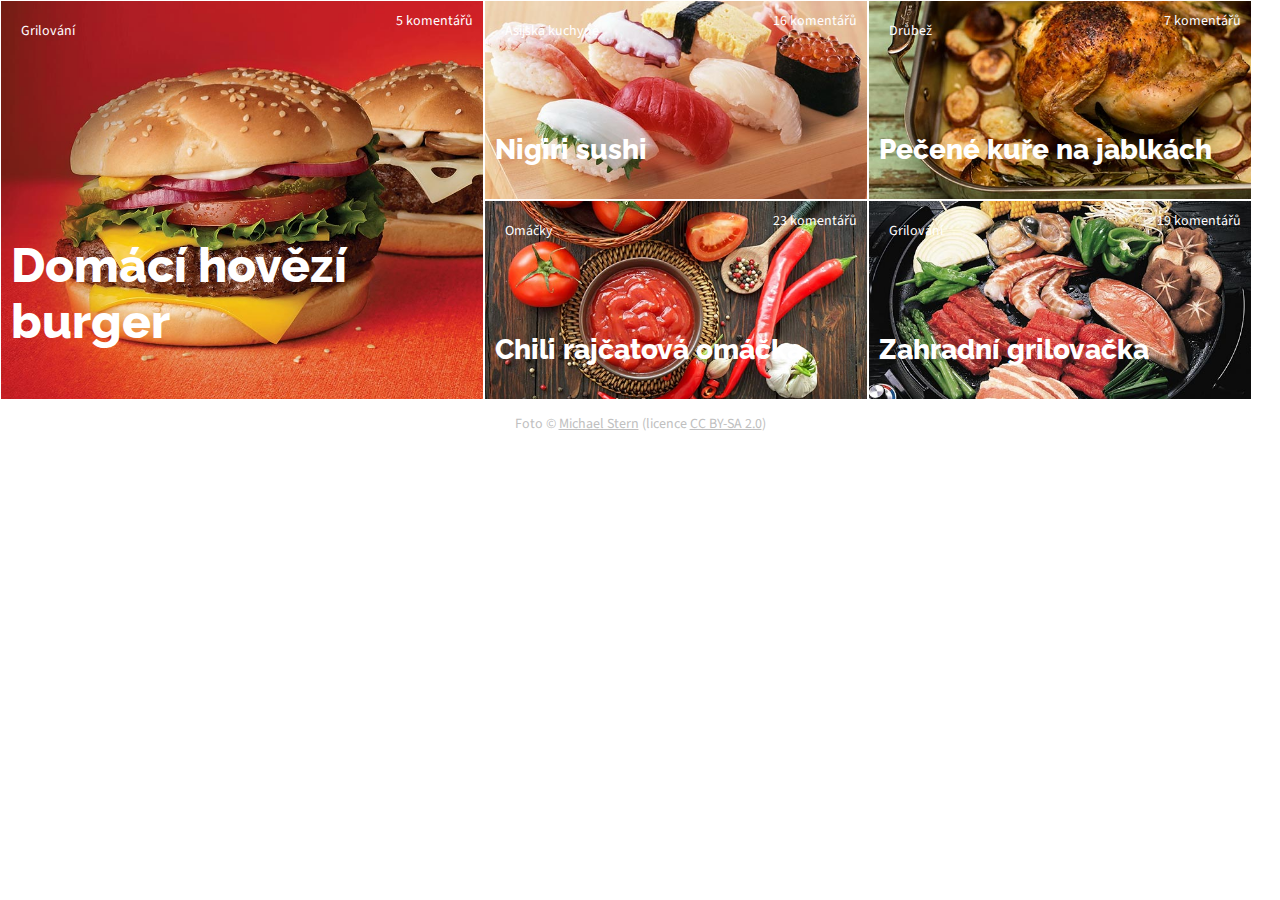
<file: Recepty/index.html>
<!DOCTYPE html>
<html>
    <head>
        <meta charset="utf-8">
        <meta http-equiv="X-UA-Compatible" content="IE=edge,chrome=1">
        <meta name="viewport" content="width=device-width, initial-scale=1">
        <title>Recepty</title>
        <link href="https://fonts.googleapis.com/css?family=Source+Sans+Pro:400,700|Raleway:600,800&amp;subset=latin-ext" rel="stylesheet">
        <link rel="stylesheet" type="text/css" href="style.css">
    </head>
    <body>


        <div class="doporucujeme">

            <div class="hlavni-recept">
                <div class="recept-meta">
                    <div class="recept-kategorie">Grilování</div>
                    <div class="recept-komentare">5 komentářů</div>
                </div>
                <h2 class="recept-nazevD">Domácí hovězí burger</h2>
            </div>

            <div class="recepty">

                <div class="recept recept2">
                    <div class="recept-meta">
                        <div class="recept-kategorie">Asijská kuchyně</div>
                        <div class="recept-komentare">16 komentářů</div>
                    </div>
                    <h2 class="recept-nazev">Nigiri sushi</h2>
                </div>

                <div class="recept recept3">
                    <div class="recept-meta">
                        <div class="recept-kategorie">Drůbež</div>
                        <div class="recept-komentare">7 komentářů</div>
                    </div>
                    <h2 class="recept-nazev">Pečené kuře na jablkách</h2>
                </div>

                <div class="recept recept4">
                    <div class="recept-meta">
                        <div class="recept-kategorie">Omáčky</div>
                        <div class="recept-komentare">23 komentářů</div>
                    </div>
                    <h2 class="recept-nazev">Chili rajčatová omáčka</h2>
                </div>

                <div class="recept recept5">
                    <div class="recept-meta">
                        <div class="recept-kategorie">Grilování</div>
                        <div class="recept-komentare">19 komentářů</div>
                    </div>
                    <h2 class="recept-nazev">Zahradní grilovačka</h2>
                </div>

            </div>

        </div>


        <div class="paticka">
            <p>Foto &copy; <a href="https://www.flickr.com/photos/68711844@N07/">Michael Stern</a> (licence <a href="https://creativecommons.org/licenses/by-sa/2.0/">CC BY-SA 2.0</a>)</p>
        </div>


    </body>
</html>
</file>
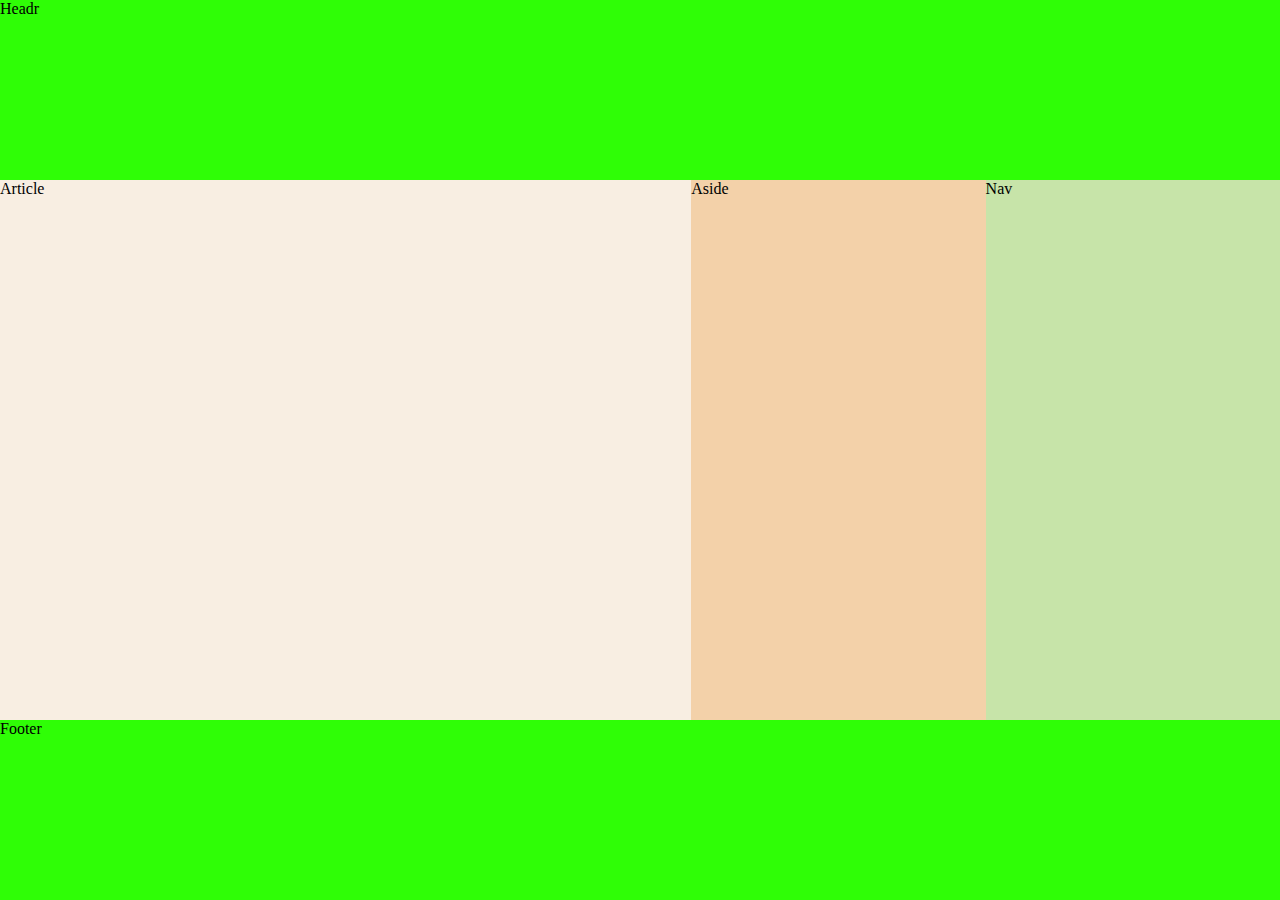
<file: flexbox/layout-1/index.html>
<!DOCTYPE html>
<html lang="en">

<head>
    <meta charset="UTF-8">
    <meta name="viewport" content="width=device-width, initial-scale=1.0">
    <link rel="stylesheet" href="style.css">
    <title>Layout 1</title>
</head>

<body>
    <header class="header">Headr</header>
    <div class="conteiner">
        <div class="main">Article</div>
        <div class="aside">Aside</div>
        <div class="nav">Nav</div>
    </div>

    <footer class="footer">Footer</footer>
</body>

</html>
</file>
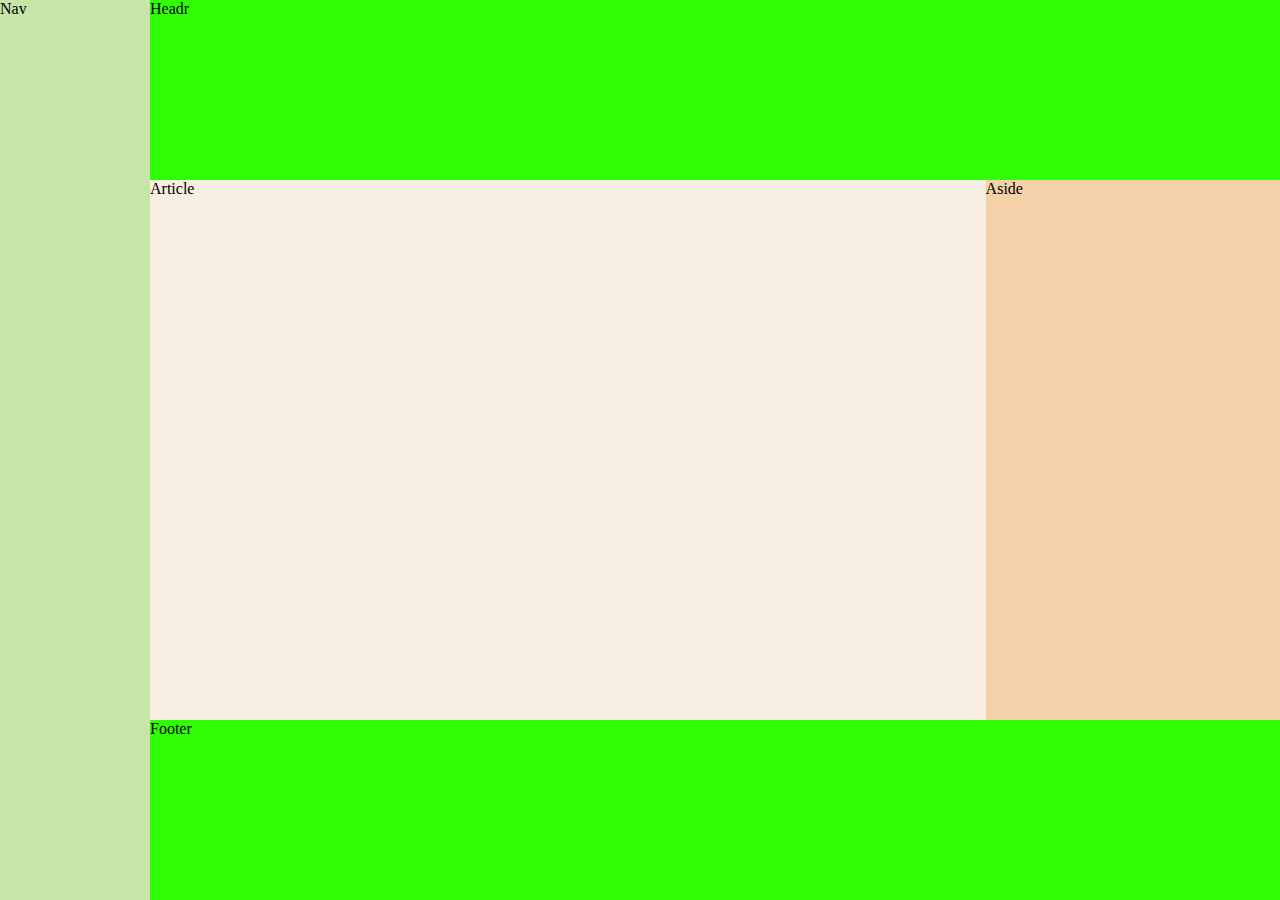
<file: flexbox/layout-2/index.html>
<!DOCTYPE html>
<html lang="en">

<head>
    <meta charset="UTF-8">
    <meta name="viewport" content="width=device-width, initial-scale=1.0">
    <link rel="stylesheet" href="style.css">
    <title>Layout 2</title>
</head>

<body>
    <div class="nav">Nav</div>
    <div class="section">
    <header class="header">Headr</header>
        <div class="conteiner">
        <div class="main">Article</div>
        <div class="aside">Aside</div>
    </div>
    <footer class="footer">Footer</footer>
</div>
</body>

</html>
</file>
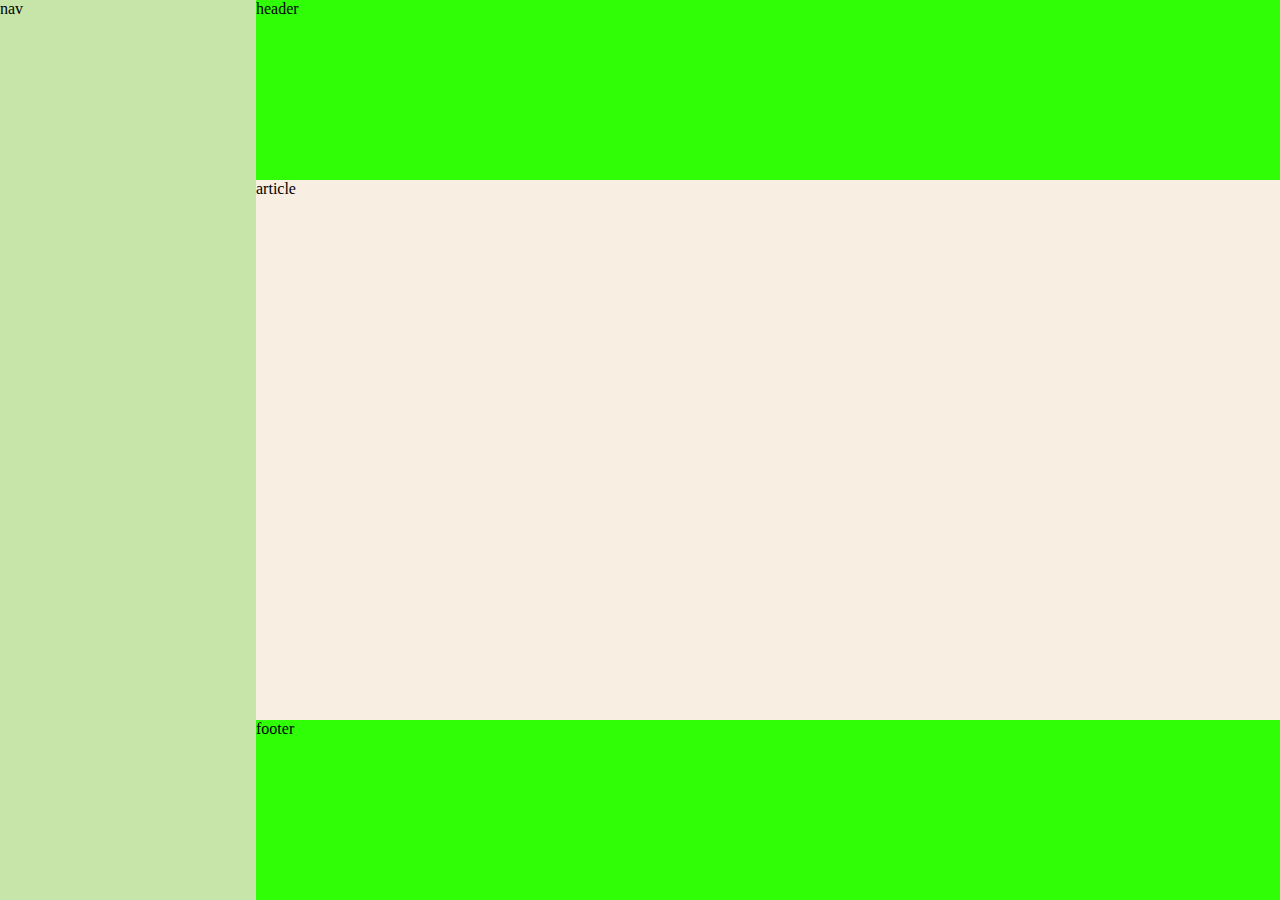
<file: flexbox/layout-3/index.html>
<!DOCTYPE html>
<html lang="en">

<head>
    <meta charset="UTF-8">
    <meta name="viewport" content="width=device-width, initial-scale=1.0">
    <link rel="stylesheet" href="style.css">
    <title>Layout 3</title>
</head>

<body>
    <main>
        <nav>nav</nav>
        <div class="content">
            <header>header</header>
            <article>article</article>
            <footer>footer</footer>
        </div>
    </main>
</body>

</html>
</file>
<file: boty/style.css>
/* nejsme vcerejsi, pouzivame moderni a intuitivni box model */
html {
  box-sizing: border-box;
}
*,
::after,
::before {
  box-sizing: inherit;
}

body {
  text-rendering: optimizeLegibility;
}

/*
 BARVY
 svetle sede pozadi      #f5f5f5
 tmavsi seda             #959595
 barevny prechod nahore  #06d7c1
 barevny prechod dole    #50cc49
 zelena cara             #06d7c1
 oranzova                #f15f42

 PISMO
 Rubik - pouzite rezy pisma regular 400 a medium 500
 https://fonts.google.com/specimen/Rubik
*/

/* ----- zde zacni psat vlastni css ----- */

body {
  font-family: "Rubik", sans-serif;
  font-weight: 400;
  font-size: 14px;
  background-color: #f5f5f5;
}

h1 {
  font-weight: 500;
}

.zbozi {
  position: relative;
  display: flex;
  width: 670px;
  height: 440px;
  margin: 10%;
  border-radius: 10px;
  background-color: white;
  box-shadow: grey 2px 2px 5px;
}

.vizual {
  background-image: linear-gradient(#06d7c1, #50cc49);
  position: relative;
  width: 335px;
  border-radius: 10px 0 0 10px;
}

.bota {
  position: absolute;
  left: -100px;
  bottom: 3px;
}

.detaily {
  width: 50%;
  /* width: 335px; */
  margin-left: 30px;
  margin-top: 30px;
}

.logo {
  margin: 30px;
}

.slogan,
.cenovka {
  color: white;
  margin-left: 30px;
}

.cenovka {
  position: absolute;
  right: 0;
  bottom: 0;
  margin: 30px;
}

.cena {
  text-align: right;
  font-weight: 500;
  font-size: 28px;
}

.slogan {
  font-weight: 500;
  font-size: 16px;
}

.zaruka {
  font-weight: 400;
  font-size: 12px;
}

.nazev {
  font-weight: 500;
  font-size: 20px;
  margin-top: 0;
}

.produkt {
  color: #959595;
}

.popis {
  margin-right: 30px;
}

.cara {
  border-bottom: 1px solid #06d7c1;
  margin-left: 0;
  margin-right: 30px;
  margin-top: 30px;
  margin-bottom: 30px;
}

/* .section, .section-size {
    display: flex;
    flex-direction: column;
    flex-grow: 1;
    padding-bottom: 30px;
    
} */
.section {
  border-bottom: 2px solid #06d7c1;
}

.velikosti {
  display: flex;
  flex-wrap: wrap;
  padding-left: 0;
  margin: 0px 30px 30px 30px;
}
li {
    text-decoration: none;
}
.puntik {
  /* display: inline-flex; */
  text-decoration: none;
  color: black;
  padding: 5px;
}

.puntik:hover {
  color: #f15f42;
  outline: 1px solid #f15f42;
  border-radius: 50%;
}

.tlacitko {
  position: absolute;
  bottom: 30px;
  text-decoration: 0;
  background-color: #f15f42;
  color: white;
  padding: 15px 30px;
  border-radius: 10px;
}
</file>
<file: box_model position/style.css>
body {
	font-family: sans-serif;
	font-size: 18px;
	line-height: 1.5;
	margin: 0;
}

main {
	margin: 0 15%;
}

.menu {
	background-color: tomato;
}

.menu a {
	display: inline-block;
	padding: 15px 20px;
	color: white;
	text-decoration: none;
}

.menu a:hover,
.menu a:focus {
	background-color: #b42c13;
}

.paticka {
	background-color: black;
	color: white;
	text-align: center;
	padding: 20px;
}

.rodic {
	background-color: #e5e5e5;
	border: 1px dashed #a0a0a0;
	height: 400px;
}

.obdelnik {
	width: 250px;
	padding: 20px;
	text-align: center;
}

.prvni    { background-color: #2ecc71; }
.druhy     { background-color: #f1c40f; }
.treti     { background-color: #3498db; }
.ctvrty   { background-color: #e74c3c; }

.notifikace {
	max-width: 250px;
	margin: 30px auto;
	padding: 10px;
	border: 1px solid silver;
}

.odznak {
	display: block;
	width: 30px;
	height: 30px;
	line-height: 30px;
	font-size: 14px;
	font-weight: bold;
	text-align: center;
	background-color: tomato;
	color: white;
	border-radius: 50%;
}

/* ----------------------------------------------------------- */

body {
	padding-top: 80px;
}

.hlavicka {
	z-index: 10;
	position: fixed;
	top: 0;
	left: 0;
	width: 100%;
}


.rodic {
	position: relative;
	z-index: 5;
}
.notifikace {
	z-index: 5;
	position: relative;
}

.prvni {
	position: absolute;
	left: 0;
	top: 0;
}

.druhy {
	position: absolute;
	right: 0;
	top: 50%;
}

.treti {
	position: absolute;
	right: 0;
	bottom: 0;
}

.ctvrty {
	position: absolute;
	right: 50%;
	bottom: 0;
}


.notifikace {
	z-index: 5;
	position: relative;
}

.odznak {
	position: absolute;
	top: -15px;
    right: -15px;
}
</file>
<file: contact/style.css>
*, :after, :before { box-sizing: border-box; }

body {
	margin-left:auto;
	margin-right: auto;
	max-width: 400px;

	font-family: sans-serif;
	font-size: 14px;
	}

h1 {
	text-align: center;
}

.osoba {
	box-sizing: 1px solid rgba(128, 128, 128, 0.425);
	border-radius: 10px;
	box-shadow: 3px 2px 7px rgba(128, 128, 128, 0.425);
	margin:5px;
	padding: 5px;
}

.popis {
	text-align: center;
}
.conteiner-foto{
	text-align: center;
}
.foto{
	border-radius: 50%;
}

@media (min-width: 600px) {
	body{
		max-width: 1000px;
	}
	.tym {
	  display: flex;
	  flex-wrap: wrap;
	  justify-content: center;
	}
	
	.osoba {
		width: calc(50% - 10px);
		/* max-width: calc(100%/2); */
	}
  }
  
  @media (min-width: 1200px) {
	body{
		min-width: 1200px;
	}
	.tym {
	  display: flex;
	  flex-wrap: wrap;
	  justify-content: center;
	}
	
	.osoba {
		width: calc(25% - 10px);
		/* max-width: calc(100%/2); */
	}
  }
</file>
<file: cviceni-hodinky-css/zakladni-styly.css>
html {
	box-sizing: border-box;
}

*,
*::before,
*::after {
	box-sizing: inherit;
}

body {
	font-family: sans-serif;
}
</file>
<file: cviceni-hodinky-css/digitalni.css>
.digitalni {
	display: inline-flex;
	font-size: 3em;
	gap: 0.4em;
	color: #f73200;
	background-color: #111111;
	padding: 0.7em 1.4em;
	border-radius: 0.3em;
	border: 0.1em solid #000000;
}

.digitalni__cifra {
	position: relative;
	width: 1em;
	height: 2em;
}

.digitalni__segment {
	position: absolute;
	top: 0;
	left: 0;
	right: 0;
	width: calc(100% - 0.16em - 0.1em);
	margin: 0 auto;
	height: 0.16em;
	background-color: currentColor;
	margin-top: -0.08em;
	opacity: 0.1;
}

.digitalni__segment--aktivni {
	opacity: 1;
}

.digitalni__segment:nth-child(2) {
	transform: translate(0.5em, 0.5em) rotate(90deg);
}
.digitalni__segment:nth-child(3) {
	transform: translate(0.5em, 1.5em) rotate(90deg);
}
.digitalni__segment:nth-child(4) {
	transform: translateY(2em);
}
.digitalni__segment:nth-child(5) {
	transform: translate(-0.5em, 1.5em) rotate(90deg);
}
.digitalni__segment:nth-child(6) {
	transform: translate(-0.5em, 0.5em) rotate(90deg);
}
.digitalni__segment:nth-child(7) {
	transform: translateY(1em);
}

.digitalni__segment::before,
.digitalni__segment::after {
	content: '';
	position: absolute;
	top: 0;
	bottom: 0;
	left: 100%;
	border-top: 0.08em solid transparent;
	border-bottom: 0.08em solid transparent;
	border-left: 0.08em solid;
}

.digitalni__segment::before {
	left: auto;
	right: 100%;
	border-left: none;
	border-right: 0.08em solid;
}

.digitalni__dvojtecka {
	display: flex;
	flex-direction: column;
	justify-content: center;
	gap: 0.5em;
}

.digitalni__dvojtecka::before,
.digitalni__dvojtecka::after {
	content: '';
	display: block;
	width: 0.2em;
	height: 0.2em;
	border-radius: 50%;
	background-color: currentColor;
}
</file>
<file: cviceni-hodinky-css/analogove.css>
.analogove {
	display: inline-flex;
	justify-content: center;
	font-size: 3em;
	border: 0.2em solid;
	border-radius: 50%;
	width: 6em;
	height: 6em;
	position: relative;
}

.analogove__znacky {
	opacity: 0.3;
}

.analogove__hodiny {
	position: absolute;
	left: calc(50% - 0.03em);
	right: calc(50% - 0.03em);
	top: 0.1em;
	bottom: 0.1em;
}

.analogove__par-hodin {
	position: absolute;
	top: 0;
	left: 0;
	right: 0;
	bottom: 0;
	transform: rotate(30deg);
	display: flex;
	flex-direction: column;
	justify-content: space-between;
}

.analogove__par-hodin::before,
.analogove__par-hodin::after {
	content: '';
	flex-basis: 7%;
	background-color: currentColor;
}

.analogove__rucicky {
	position: absolute;
	top: 0;
	left: 50%;
	right: 50%;
	bottom: 50%;
	display: flex;
	justify-content: flex-end;
	align-items: center;
	flex-direction: column;
}

.analogove__rucicky::before {
	content: '';
	position: relative;
	z-index: 1;
	width: 0.25em;
	height: 0.25em;
	transform: translateY(50%);
	border-radius: 50%;
	border: 0.07em solid;
	background-color: #f63200;
}

.analogove__hodinova,
.analogove__minutova,
.analogove__vterinova {
	position: absolute;
	top: 0;
	bottom: 0;
	transform-origin: 50% 100%;
	background-color: currentColor;
}

.analogove__hodinova::before,
.analogove__minutova::before,
.analogove__vterinova::before {
	content: '';
	position: absolute;
	top: 100%;
	left: 0;
	right: 0;
	bottom: -10%;
	background-color: currentColor;
}

.analogove__vterinova::before {
	bottom: -30%;
}

.analogove__hodinova {
	top: 34%;
	left: -0.1em;
	right: -0.1em;
}

.analogove__minutova {
	top: 19%;
	left: -0.06em;
	right: -0.06em;
}

.analogove__vterinova {
	z-index: 1;
	top: 25%;
	left: -0.02em;
	right: -0.02em;
	color: #f63200;
}
</file>
<file: cviceni-hodinky-css/moje-styly.css>
@keyframes blikani {
	0% {
		opacity: 1;
	}
	30% {
		opacity: 0;
	}
	100% {
		opacity: 1;
	}
}

.digitalni__dvojtecka {
	animation-name: blikani;
	animation-duration: 1s;
	animation-iteration-count: infinite;
	animation-timing-function: step-start;
}

@keyframes rotace {
	0% {
		transform: rotate(0turn);
	}
	100% {
		transform: rotate(1turn);
	}
}

.analogove__hodinova,
.analogove__minutova,
.analogove__vterinova {
	animation-name: rotace;
	animation-iteration-count: infinite;
	animation-timing-function: linear;
}

.analogove__hodinova {
	animation-duration: calc(86400s / 1000);
}
.analogove__minutova {
	animation-duration: calc(3600s / 1000);
}
.analogove__vterinova {
	animation-duration: calc(60s / 1000);
}
</file>
<file: Cviceni-Transformace/slyle.css>
html {
  box-sizing: border-box;
}
*,
::after,
::before {
  box-sizing: inherit;
}

body {
  font-family: sans-serif;
  text-align: center;
  padding-bottom: 60px;
}

.galerie {
  display: flex;
  justify-content: space-around;
}

.obrazek {
  width: calc(100% / 4);
}

.obrazek:hover {
  /* transform: scale(2); */
  /* transform: rotate(0.25turn); */
  transform: scaleX(-1);
}

.krizek {
  margin-top: 50px;
  width: 100px;
  height: 100px;
  display: flex;
  align-items: center;
  outline: 4px solid red;
}

.cara-1,
.cara-2 {
width: 100%;
flex-shrink: 0;
height: 4px;
background-color: black;
}

.cara-1 {
	transform: rotate(45deg);

}

.cara-2 {
	transform: rotate(-45deg);
	position: relative;
	left: -100%;
}
.sipka{
	margin-top: 50px;
	width: 100px;
	height: 100px;
	display: flex;
	flex-direction: column;
	justify-content: center;
	align-items: flex-end;
	border: 10px solid red;
}

.cara-a,
.cara-b,
.cara-c {
width: 100%;
height: 4px;
background-color: black;
}

.cara-a,
.cara-c {
width: 50%;

}
.cara-b {
	background-color: green;
}

.cara-a {
	transform-origin: 100% 50%;
	transform: rotate(-45deg);
}

.cara-c {
	transform-origin: 100% 50%;
	transform: rotate(45deg);
}

button {
  cursor: grab;
}

button:active {
  cursor: grabbing;
}

h2 {
  margin-top: 3em;
}

.houpacka {
  /*position: relative;*/
  display: inline-flex;
  flex-direction: column;
  align-items: center;
  border: none;
  background-color: transparent;
  padding: 0;
  margin-top: 40px;
}

.houpacka__zakladna {
  margin-top: -79px;
}

.houpacka__deti {
	transition: transform 0.7s; /* Додаємо перехід для зміни transform */
	transform: rotate(-15deg); /* Початкове значення трансформації */
  }
  .houpacka:active .houpacka__deti {
	transform: rotate(15deg);
  }

/* .houpacka__zakladna {
	position: absolute; /* Додаємо absolute позиціонування до .houpacka__zakladna */
/* bottom: -30px; /* Зафіксовуємо нижній край */
/*transform: translateX(-50%); /* Це позиціонування посередині відносно батьківського елемента */
/*left: 50%; /* Позиціонуємо посередині 
} */

.kocka {
  border: none;
  background-color: transparent;
  padding: 0;
  margin-top: 40px;
}

.kocka__obrazek {
  transition: transform 0.3s ease; /* Додаємо плавну анімацію */
}
.kocka:active .kocka__obrazek {
  /* transform: scaleY(0.9); */
  transform-origin: top; /* Bod otáčení nastavíme nahoře */
  transform: scaleY(0.9) translateY(10%); /* Měníme měřítko na výšku a měníme dolů */
}
</file>
<file: Dostihy/style.css>
body {
	max-width: 1000px;
	margin: 0 auto;
	padding: 1em;
}

li {
	font-size: 40px;
	line-height: 1.4;
	margin-left: 100%;
}

li:nth-child(2) {
	filter: hue-rotate(60deg);
}
li:nth-child(3) {
	filter: hue-rotate(180deg);
}
li:nth-child(4) {
	filter: hue-rotate(240deg);
}

ul {
	list-style: none;
	padding: 0;
	margin-right: 60px;
	position: relative;
	background-color: lightgreen;
}

ul::before,
ul::after {
	position: absolute;
	transform: rotate(-90deg);
	width: 280px;
	text-align: center;
	font-weight: bold;
	top: 125px;
	letter-spacing: 5px;
	font-size: 24px;
}

ul::before {
	content: 'START';
	right: -100px;
	border-top: 2px solid red;
}

ul::after {
	content: 'FINISH';
	left: -50px;
	border-bottom: 2px solid red;
}

li {
	transition: margin-left 3s;
}

ul:hover li {
	margin-left: 0;
}

li:nth-child(2) {
	transition-timing-function: linear;
}

li:nth-child(3) {
	transition-timing-function: ease-in;
}

li:nth-child(5) {
	transition-timing-function: steps(5, start);
}
</file>
<file: profil_Jana_czechitas/style.css>
/* nejsme vcerejsi, pouzivame moderni a intuitivni box model */
/* toto je černá magie, na kterou nešahej! */
html { box-sizing: border-box; }
*, ::after, ::before { box-sizing: inherit; }

/*
BARVY
czechitas                 #b92e81
šedé pozadí stránky       #bdc3c7
tmavé pozadí pod textem   #31363b
dělítka mezi tlačítky     #3f464d
tlačítko portfolio        #e74c3c
tlačítko facebook         #3b5998
tlačítko twitter          #1da1f2
*/

.jmeno {
  font-family: "Montserrat", sans-serif;
  font-optical-sizing: auto;
  font-weight: 600;
  font-style: normal;
}

body {
  background-color: #bdc3c7;
}

.profil {
  width: 330px;
  background-color: #31363b;
  box-shadow: 5px 10px 10px grey;
  margin: 50px;
}

.hlavicka {
  position: relative;
}

.foto {
  width: 100%;
}

.logo {
  position: absolute;
  bottom: 0;
  background-color: #b92e81;
  border-radius: 50%;
  right: 20px;
  bottom: -20px;
  box-shadow: 5px 5px 5px rgb(33, 33, 33);
}

.obsah {
  color: white;
  padding: 20px;
}

p {
  color: #bdc3c7;
  font-family: "Source Sans 3", sans-serif;
  font-optical-sizing: auto;
  font-weight: 300;
  font-style: normal;
}

.odkazy {
  list-style: none;
  text-align: center;
  text-transform: uppercase;
  padding: 0;
  margin: 0;
  font-family: "Montserrat", sans-serif;
  font-optical-sizing: auto;
  font-weight:600;
  font-style: normal;
}

.odkazy li {
  display: inline-block;
}

a {
  color: #bdc3c7;
  text-decoration: none;
}

.odkazy a:hover {
  color: white;
}

.portfolio {
  width: 100%;
  border-top: 1px solid #3f464d;
  padding: 15px;
}

.portfolio:hover {
  background-color: #e74c3c;
}

.facebook {
  width: 50%;
  border: 1px solid #3f464d;
  padding: 15px;
}

.facebook:hover {
  background-color: #3b5998;
}

.twitter {
  width: 50%;
  border: 1px solid #3f464d;
  border-left: none;
  padding: 15px;
}

.twitter:hover {
  background-color: #1da1f2;
}

.odkazy li {
    display: inline-block;
}
</file>
<file: Recepty/style.css>
/* nejsme vcerejsi, pouzivame moderni box model */
html {
  box-sizing: border-box;
}
*,
:after,
:before {
  box-sizing: inherit;
}

/* -------------------------------------------------- */

/*
pouzivame mobile first pristup
tj. vychozi styly mimo media query jsou pro nejmensi mobilni zarizeni (telefony)
s pribyvajici sirkou pridavame media query pro...
tablety:
@media (min-width: 480px) {
}
notebook/pc:
@media (min-width: 860px) {
}
*/

body {
  margin: 0;
  font-family: "Source Sans Pro", sans-serif;
}

.paticka {
  text-align: center;
  font-size: 14px;
  color: silver;
}

.paticka a {
  color: silver;
}

/* ------------------------------- */
/* ----- DOLE BUDE TVOJE CSS ----- */
/* ------------------------------- */

.doporucujeme {
  display: flex;
  flex-wrap: wrap;
}

.hlavni-recept {
  width: 100vw;
  min-height: 200px;
  background-image: url(images/burger.jpg);
  background-repeat: no-repeat;
  background-size: cover;
  background-position: center center;
  border-style: solid;
  border-color: white;
  border-width: 1px;
  padding: 10px;
  position: relative;
}

.recept {
  width: 100vw;
  min-height: 90px;
  border-style: solid;
  border-color: white;
  border-width: 1px;
  background-repeat: no-repeat;
  background-size: cover;
  background-position: center center;
  padding: 10px;
  position: relative;
}

.recept2 {
  background-image: url(images/sushi.jpg);
}

.recept3 {
  background-image: url(images/kure.jpg);
}

.recept4 {
  background-image: url(images/rajcata.jpg);
}

.recept5 {
  background-image: url(images/grilovani.jpg);
}

.recept-meta {
  font-family: Source Sans Pro, Arial;
  font-size: 14px;
  font-weight: 400;
  color: white;
}

.recept-komentare {
  position: absolute;
  top: 10px;
  right: 10px;
}

.recept-nazevD {
  font-family: Raleway, Arial;
  font-size: 28px;
  font-weight: 800;
  color: white;
  position: absolute;
  bottom: 10px;
  left: 10px;
}

.recept-nazev {
  font-family: Raleway, Arial;
  font-size: 18px;
  font-weight: 800;
  color: white;
  position: absolute;
  bottom: 10px;
  left: 10px;
}

/* tablet */
@media (min-width: 540px) {
  .hlavni-recept {
    min-height: 250px;
    padding: 20px;
  }
  .recepty {
    display: flex;
    flex-wrap: wrap;
    justify-content: center;
  }

  .recept {
    width: calc(100vw / 2);
    box-sizing: border-box;
    min-height: 150px;
    padding: 20px;
  }

  .recept-nazevD {
    font-size: 36px;
  }

  .recept-nazev {
    font-size: 22px;
  }
}

/*desktop*/
@media (min-width: 960px) {
  .doporucujeme {
    display: flex;
    flex-wrap: nowrap;
  }

  .recepty {
    
    display: flex;
    flex-wrap: wrap;
    justify-content: normal;
    }
  .hlavni-recept {
    width: 70vw;
    min-height: 400px;
    padding: 20px;
    box-sizing: border-box;
  }
  .recept {
    width: calc(60vw / 2);
    box-sizing: border-box;
    min-height: 150px;
    padding: 20px;
  }

  .recept-nazevD {
    font-size: 48px;
  }

  .recept-nazev {
    font-size: 28px;
  }
}
</file>
<file: flexbox/layout-1/style.css>
*, :after, :before { box-sizing: border-box; }
body {
  margin: 0;
  height: 100vh;
  display: flex; /*Přidáno zobrazení vlastností: flex; na body tag použít flexbox.*/
  flex-direction: column;
}

.header,
.footer {
  height: 20vh;
  width: 100%;
  background-color: rgb(47, 254, 6);
}
.conteiner {
  display: flex;
  height: 60vh;
  width: 100vw;
  flex: 1; /*Přidána vlastnost flex: 1; do kontejneru .container, takže zabírá veškerý dostupný vertikální prostor.*/
}
.main {
  background-color: rgb(248, 238, 226);
  width: 54vw;
  flex: 1;
}
.aside {
    background-color: rgb(243, 209, 169);
    width: 23vw;
}
.nav{
    background-color: rgb(199, 228, 169);
    width: 23vw;

}
</file>
<file: flexbox/layout-2/style.css>
*, :after, :before { box-sizing: border-box; }
body {
  margin: 0;
  height: 100vh;
  display: flex; /*Přidáno zobrazení vlastností: flex; na body tag použít flexbox.*/
  flex-direction: column;
  position: relative;
}
.section{
    margin-left: 150px; /*Abychom oddělili zbytek obsahu stránky od nav odsadíme doleva o nav*/
}
.header,
.footer {
  height: 20vh;
  background-color: rgb(47, 254, 6);
}
.conteiner {
  display: flex;
  height: 60vh;
  flex: 1; /*Přidána vlastnost flex: 1; do kontejneru .container, takže zabírá veškerý dostupný vertikální prostor.*/
}
.main {
  background-color: rgb(248, 238, 226);
  flex: 1;
}
.aside {
    background-color: rgb(243, 209, 169);
    width: 23vw;
}
.nav{
    background-color: rgb(199, 228, 169);

    position: absolute; /*umístěno vzhledem body*/
    top: 0;
    left: 0;

    width: 150px;
    height: 100%;
}
</file>
<file: flexbox/layout-3/style.css>
*,
:after,
:before {
  box-sizing: border-box;
}
body {
  padding: 0;
  margin: 0;
  /* position: relativní; v CSS pro značku <body> je volitelná a neovlivňuje umístění prvků ve vašem případě.*/
}
.section {
  height: 100vh;
  margin-left: 150px; /*Abychom oddělili zbytek obsahu stránky od nav odsadíme doleva o nav*/
  box-sizing: border-box; /*Při výpočtu velikosti prvku zohledněte vnitřní výplň a okraje */
}

main {
  background-color: rgb(248, 238, 226);
  display: flex;
}

nav {
  background-color: rgb(199, 228, 169);
  height: 100vh;
  width: 20vw;
}

.content {
  width: 80vw;
}

header,
footer {
  background-color: rgb(47, 254, 6);
  height: 20vh;
}

article {
  height: 60vh;
}
</file>
